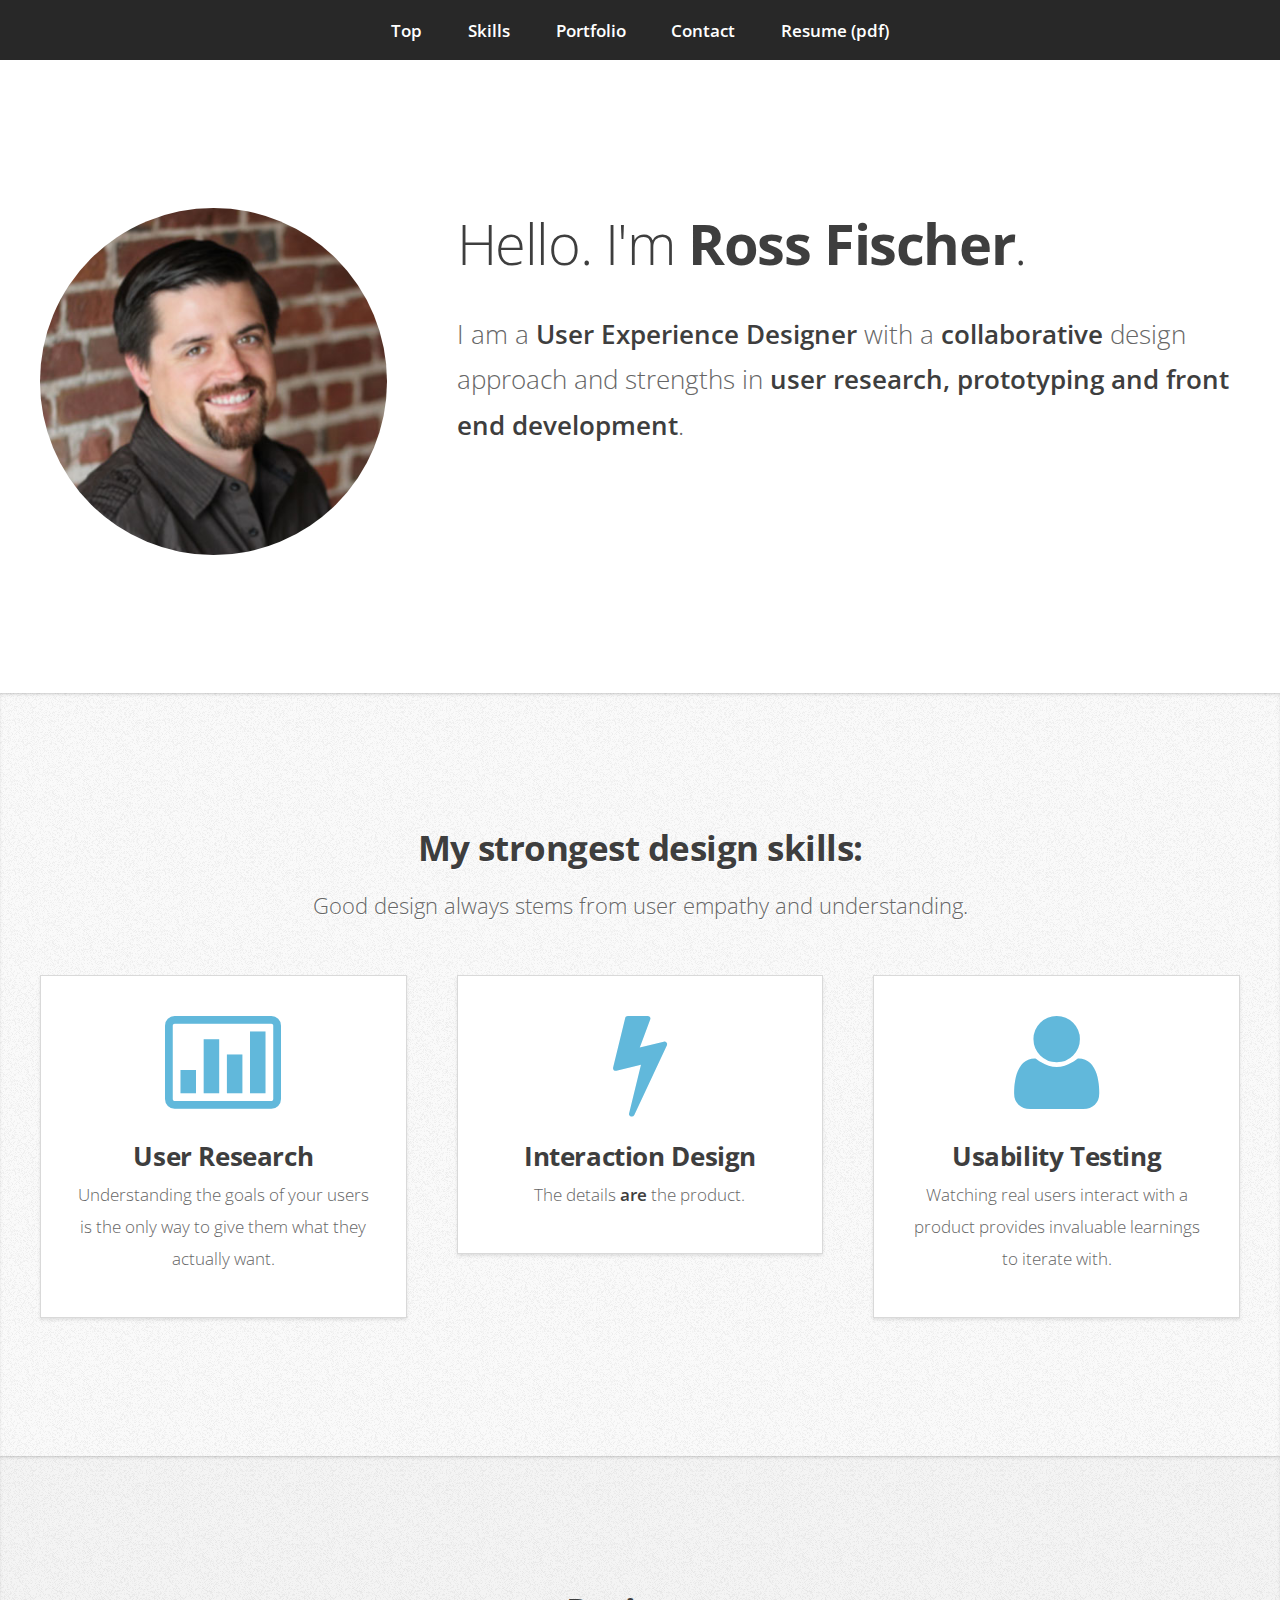
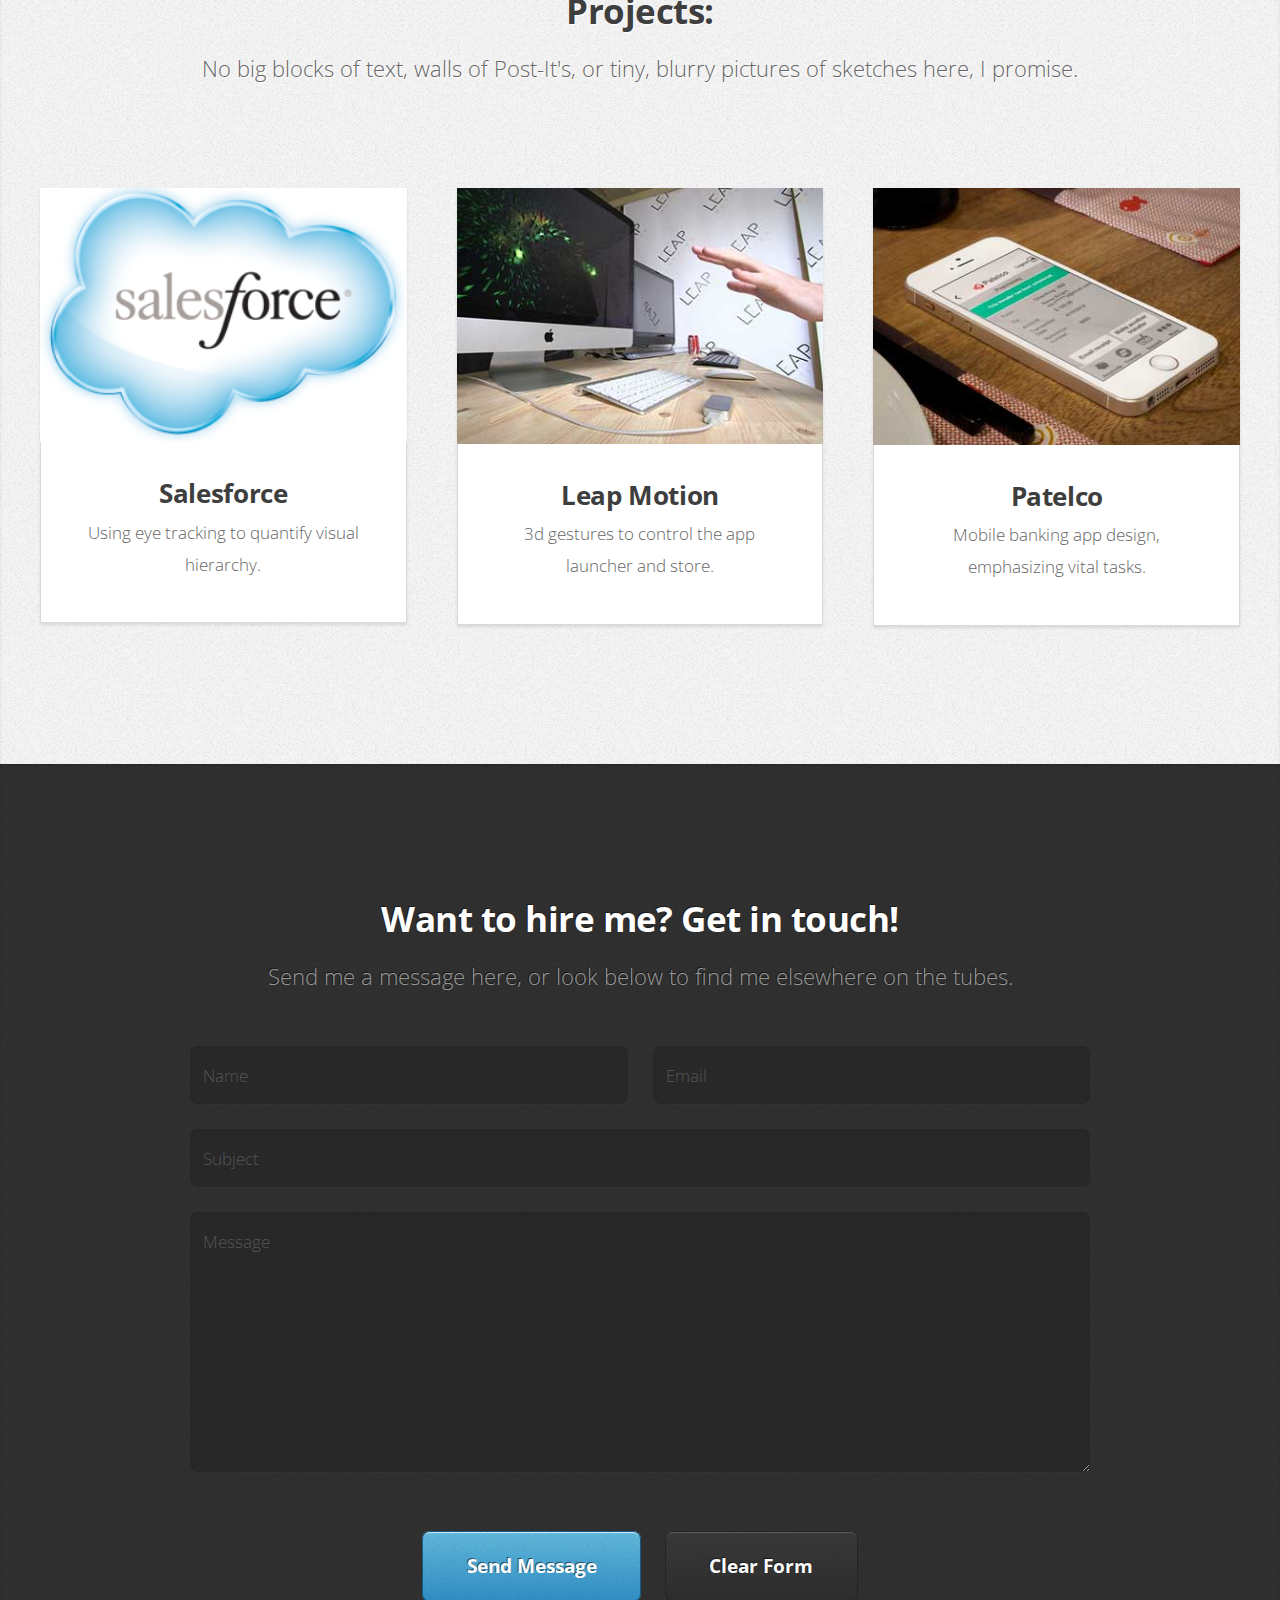
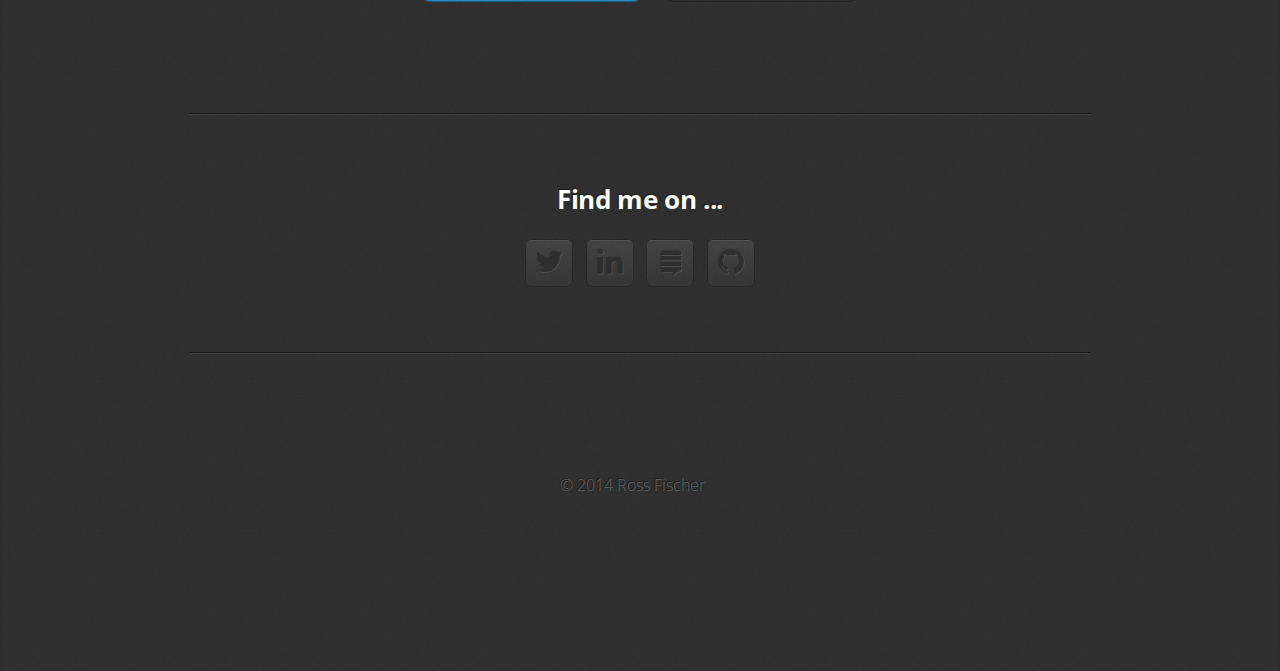
<file: index.html>
<!DOCTYPE HTML>
<!--
	Miniport 2.5 by HTML5 UP
	html5up.net | @n33co
	Free for personal and commercial use under the CCA 3.0 license (html5up.net/license)
-->
<html>
	<head>
		<title>Ross Fischer's User Experience Portfolio</title>
		<meta http-equiv="content-type" content="text/html; charset=utf-8" />
		<meta name="description" content="" />
		<meta name="keywords" content="" />
		<link href="http://fonts.googleapis.com/css?family=Open+Sans:300,600,700" rel="stylesheet" />
		<script src="js/jquery.min.js"></script>
		<script src="js/config.js"></script>
		<script src="js/contactform.js"></script>
		<script src="js/skel.min.js"></script>
		<script>
		  (function(i,s,o,g,r,a,m){i['GoogleAnalyticsObject']=r;i[r]=i[r]||function(){
		  (i[r].q=i[r].q||[]).push(arguments)},i[r].l=1*new Date();a=s.createElement(o),
		  m=s.getElementsByTagName(o)[0];a.async=1;a.src=g;m.parentNode.insertBefore(a,m)
		  })(window,document,'script','//www.google-analytics.com/analytics.js','ga');

		  ga('create', 'UA-51272308-1', 'uxross.com');
		  ga('send', 'pageview');  		  
		</script>
		<noscript>
			<link rel="stylesheet" href="css/skel-noscript.css" />
			<link rel="stylesheet" href="css/style.css" />
			<link rel="stylesheet" href="css/style-desktop.css" />
		</noscript>
		<!--[if lte IE 9]><link rel="stylesheet" href="css/ie9.css" /><![endif]-->
		<!--[if lte IE 8]><script src="js/html5shiv.js"></script><link rel="stylesheet" href="css/ie8.css" /><![endif]-->
		<!--[if lte IE 7]><link rel="stylesheet" href="css/ie7.css" /><![endif]-->
	</head>
	<body>

		<!-- Nav -->
			<nav id="nav">
				<ul class="container">
					<li><a href="#top">Top</a></li>
					<li><a href="#work">Skills</a></li>
					<li><a href="#portfolio">Portfolio</a></li>
					<li><a href="#contact">Contact</a></li>
					<li><a href="RossFResume.pdf">Resume (pdf)</a></li>
				</ul>
			</nav>

		<!-- Home -->
			<div class="wrapper wrapper-style1 wrapper-first">
				<article class="container" id="top">
					<div class="row">
						<div class="4u">
							<span class="me image image-full"><img src="images/me.jpg" alt="" /></span>
						</div>
						<div class="8u">
							<header>
								<h1>Hello. I'm <strong>Ross Fischer</strong>.</h1>
							</header>
							<p>I am a <strong>User Experience Designer</strong> with a <strong>collaborative</strong> design approach and strengths in <strong>user research, prototyping and front end development</strong>.</p>
							<span class="hidesmall"><a href="#portfolio" class="button button-big">Jump straight to my projects</a></span>
						</div>
					</div>
				</article>
			</div>

		<!-- Work -->
			<div class="wrapper wrapper-style2">
				<article id="work">
					<header>
						<h2>My strongest design skills:</h2>
						<span>Good design always stems from user empathy and understanding.</span>
					</header>
					<div class="container">
						<div class="row">
							<div class="4u">
								<section class="box box-style1">
									<span class="fa featured fa-bar-chart-o"></span>
									<h3>User Research</h3>
									<p>Understanding the goals of your users is the only way to give them what they actually want.</p>
								</section>
							</div>
							<div class="4u">
								<section class="box box-style1">
									<span class="fa featured fa-bolt"></span>
									<h3>Interaction Design</h3>
									<p>The details <strong>are</strong> the product.</p>
								</section>
							</div>
							<div class="4u">
								<section class="box box-style1">
									<span class="fa featured fa-user"></span>
									<h3>Usability Testing</h3>
									<p>Watching real users interact with a product provides invaluable learnings to iterate with.</p>
								</section>
							</div>
						</div>
					</div>
					<footer class="hidesmall">
						<p>Want to see this stuff in action?</p>
						<a href="#portfolio" class="button button-big">See some of my recent work</a>
					</footer>
				</article>
			</div>

		<!-- Portfolio -->
			<div class="wrapper wrapper-style3">
				<article id="portfolio">
					<header>
						<h2>Projects:</h2>
						<span>No big blocks of text, walls of Post-It's, or tiny, blurry pictures of sketches here, I promise.</span>
					</header>
					<div class="container">
						<div class="row">
							<div class="12u">
							</div>
						</div>
						<div class="row">
							<div class="4u">
								<article class="box box-style2">
									<a href="salesforce.html" class="image image-full"><img src="images/portfolio01.png" alt="Salesforce Logo" /></a>
									<h3><a href="salesforce.html">Salesforce</a></h3>
									<p>Using eye tracking to quantify visual hierarchy.</p>
								</article>
							</div>
							<div class="4u">
								<article class="box box-style2">
									<a href="leapmotion.html" class="image image-full"><img src="images/portfolio02.jpg" alt="" /></a>
									<h3><a href="leapmotion.html">Leap Motion</a></h3>
									<p>3d gestures to control the app launcher and store.</p>
								</article>
							</div>
							<div class="4u">
								<article class="box box-style2">
									<a href="patelco.html" class="image image-full"><img src="images/portfolio03.jpg" alt="Patelco app photo" /></a>
									<h3><a href="patelco.html">Patelco</a></h3>
									<p>Mobile banking app design, emphasizing vital tasks.</p>
								</article>
							</div>
						</div>
					</div>
					<footer class="hidesmall">
						<p>Think I would be a good fit for your team?</p>
						<a href="#contact" class="button button-big">Get in touch with me</a>
					</footer>
				</article>
			</div>

		<!-- Contact -->
			<div class="wrapper wrapper-style4">
				<article id="contact" class="container small">
					<header id="cta">
						<h2>Want to hire me? Get in touch!</h2>
						<span>Send me a message here, or look below to find me elsewhere on the tubes.</span>
					</header>
					<div>
						<div class="row">
							<div class="12u" id="contact_form">
								<form action="" onsubmit="return validateForm()">
									<div>
										<div class="row half">
											<div class="6u">
												<input type="text" name="name" id="name" placeholder="Name"  onblur="validateName(name)" />
												<span id="nameError" class="error" style="display: none;">You can only use alphabetic characters, hyphens and apostrophes.</span>
											</div>
											<div class="6u">
												<input type="text" name="email" id="email" type="email" placeholder="Email"  onblur="validateEmail(value)" />
												<span id="emailError" class="error" style="display: none;">Please enter a valid email address.</span>
											</div>
										</div>
										<div class="row half">
											<div class="12u">
												<input type="text" name="subject" id="subject" placeholder="Subject" />
											</div>
										</div>
										<div class="row half">
											<div class="12u">
												<textarea name="message" id="message" placeholder="Message"></textarea>
											</div>
										</div>
										<div class="row">
											<div class="12u">
												<a href="#" class="button form-button-submit" id="submitter">Send Message</a>
												<a href="#" class="button button-alt form-button-reset">Clear Form</a>
											</div>
										</div>
									</div>
								</form>
							</div>
						</div>
						<div class="row">
							<div class="12u">
								<hr />
								<h3>Find me on ...</h3>
								<ul class="social">
									<li class="twitter"><a href="http://twitter.com/rossf" class="fa fa-twitter"><span>Twitter</span></a></li>
									<li class="linkedin"><a href="https://www.linkedin.com/in/rossfischer/" class="fa fa-linkedin"><span>LinkedIn</span></a></li>
									<li class="facebook"><a href="http://ux.stackexchange.com/users/46654/rossf" class="fa fa-stack-exchange"><span>Stack Exchange</span></a></li>
									<li class="github"><a href="http://github.com/RossFischer" class="fa fa-github"><span>Github</span></a></li>
								</ul>
								<hr />
							</div>
						</div>
					</div>
					<footer>
						<ul id="copyright">
							<li>&copy; 2014 Ross Fischer</li>
						</ul>
					</footer>
				</article>
			</div>


	</body>
</html>
</file>
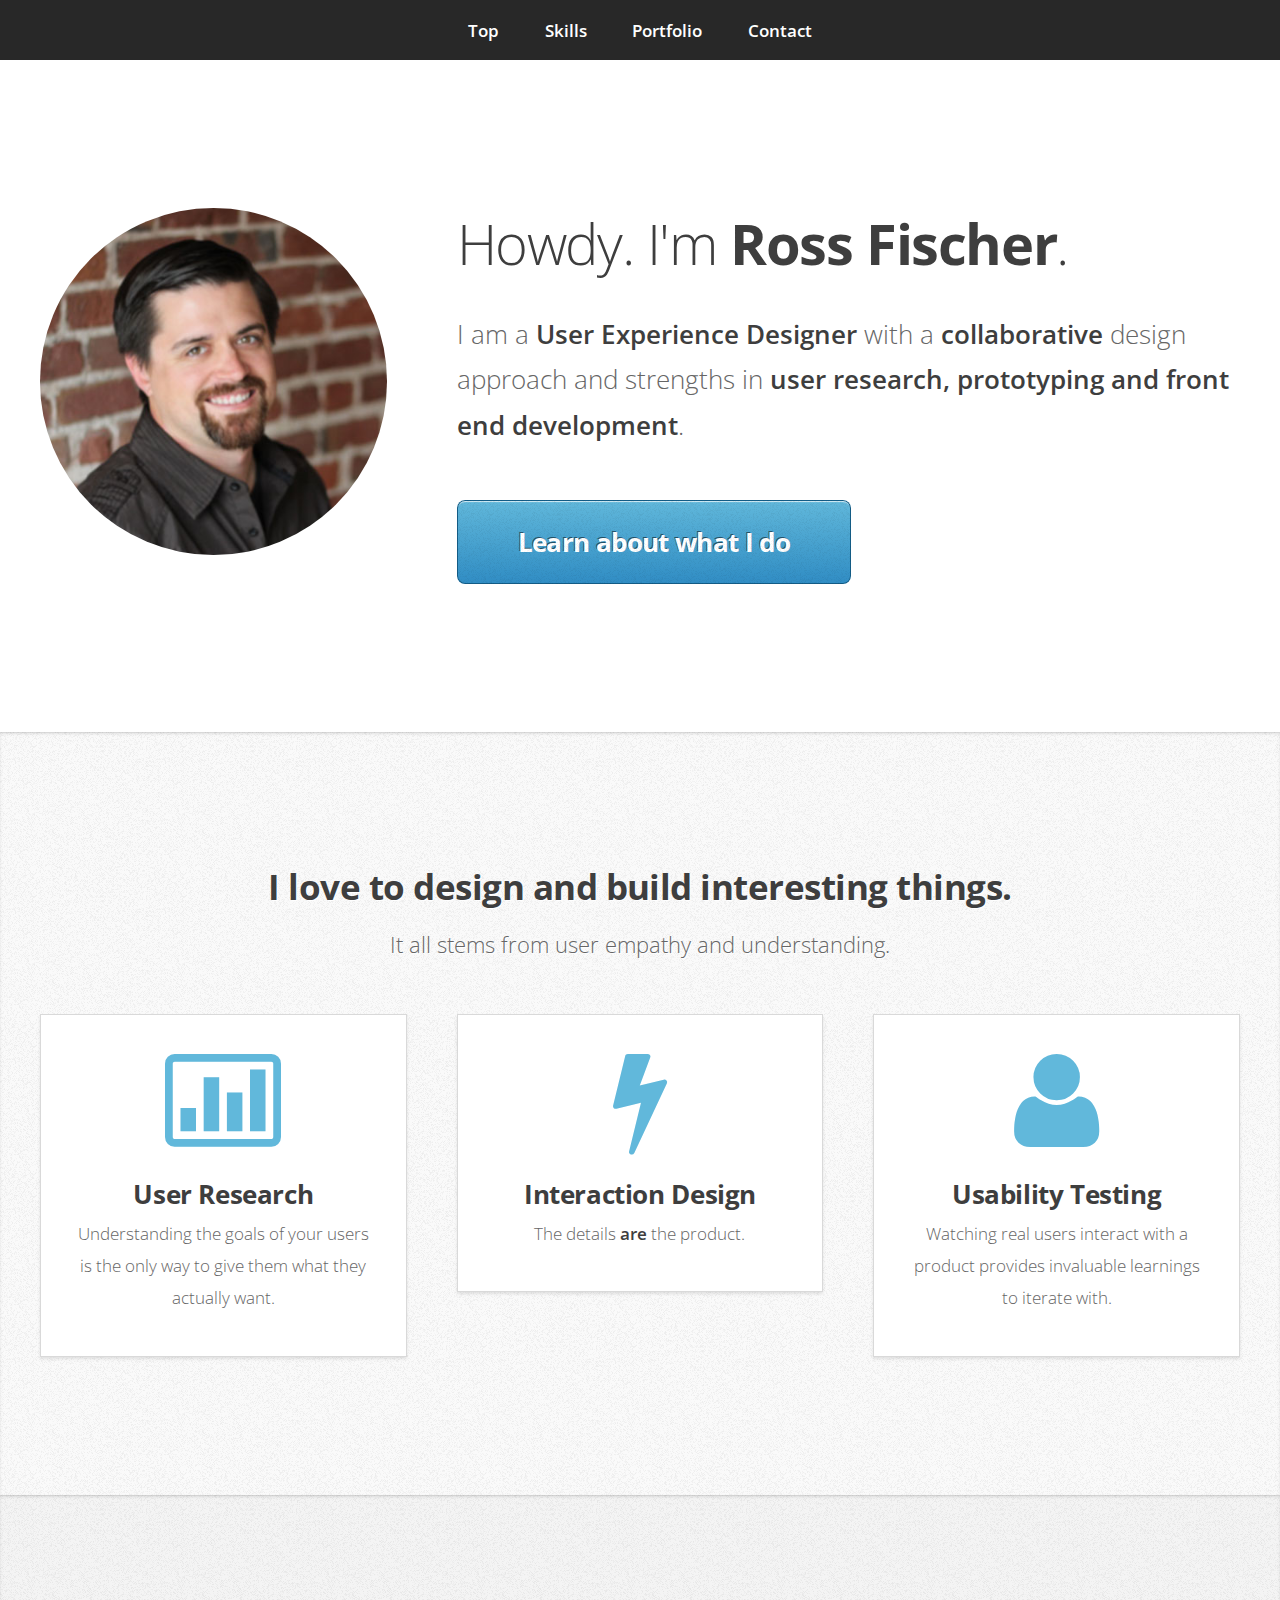
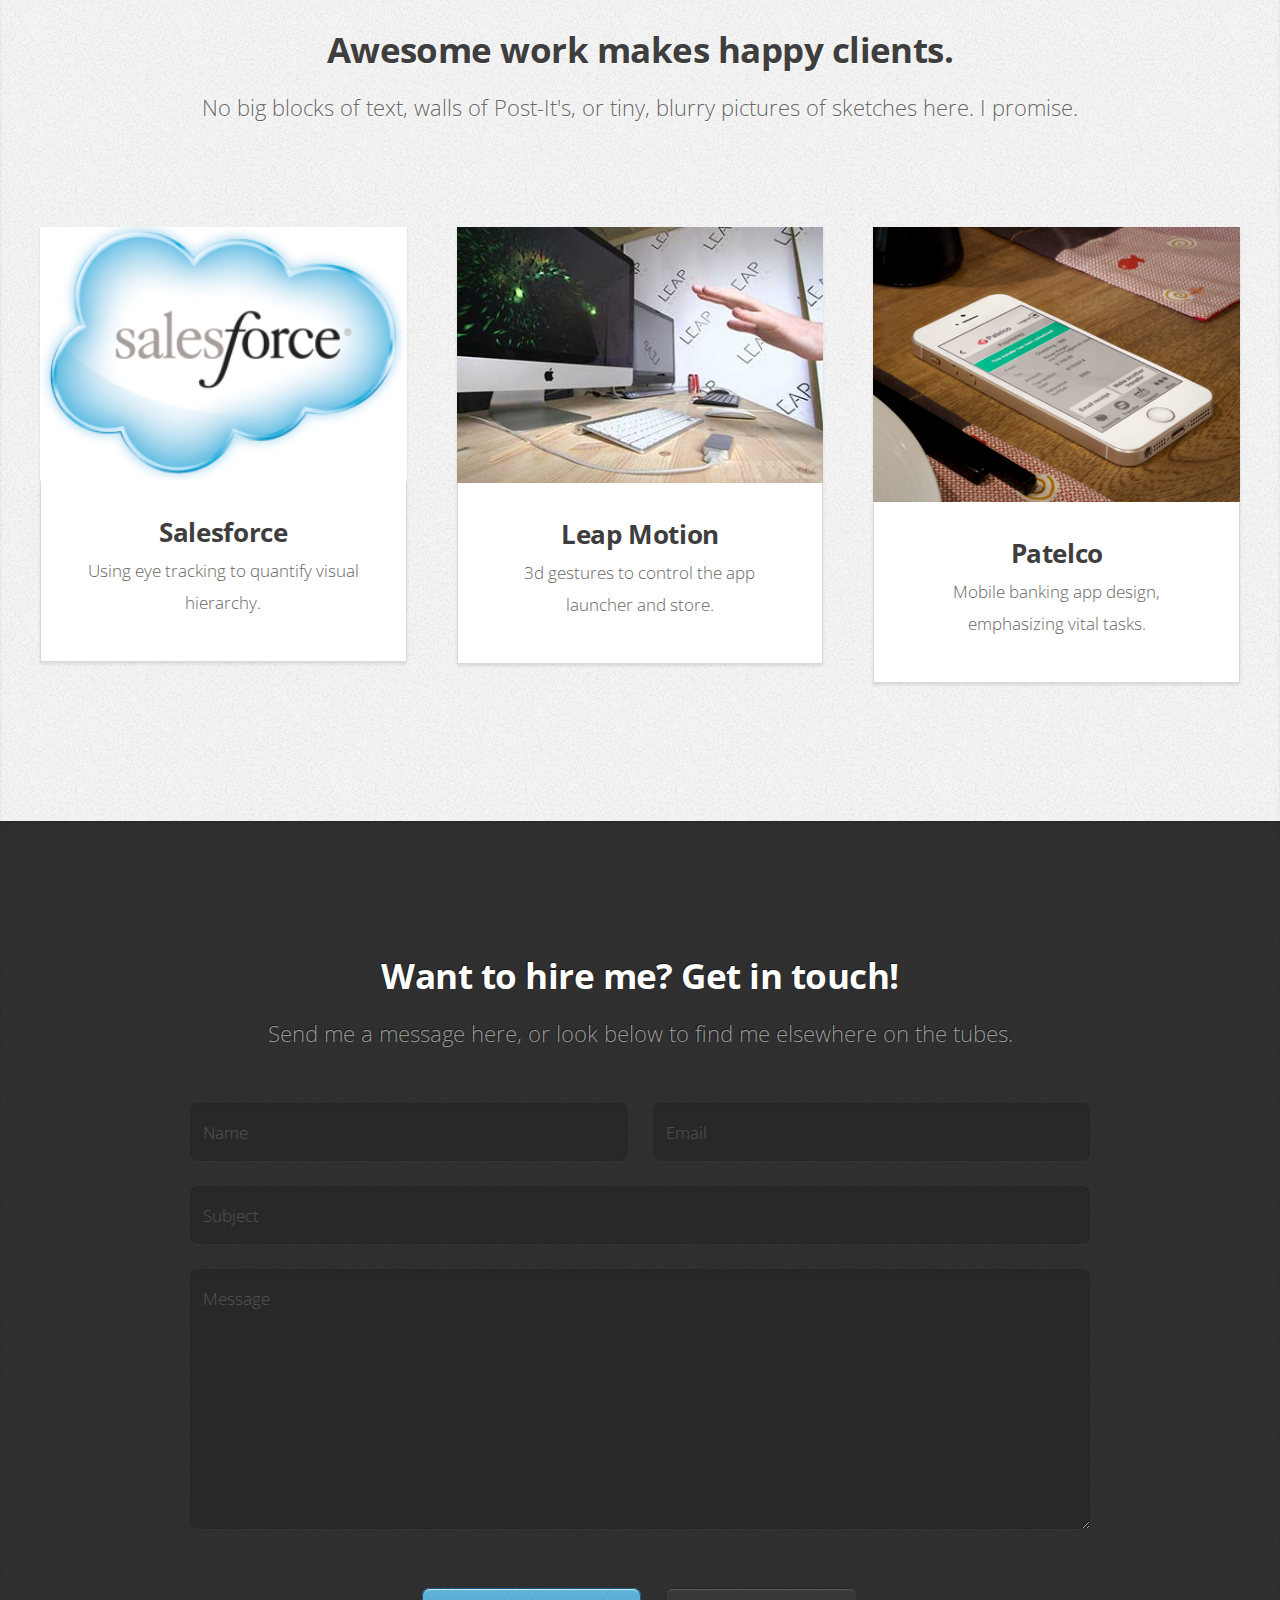
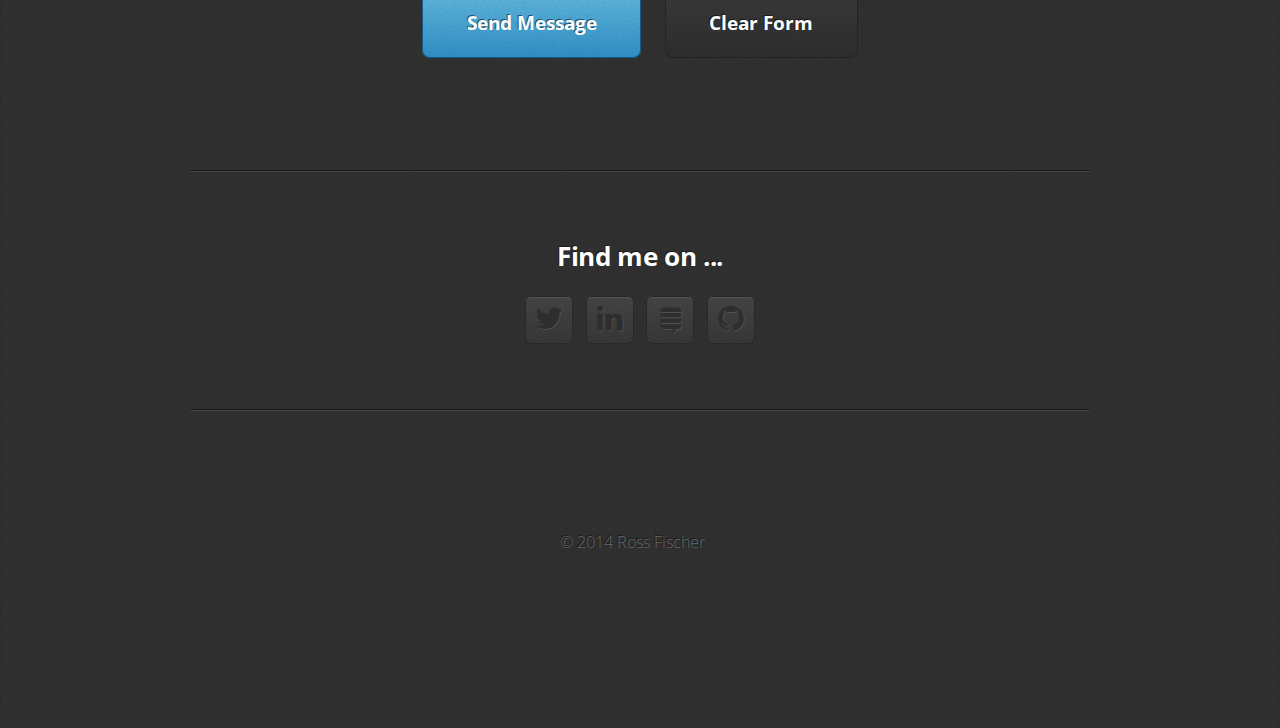
<file: index - Copy.html>
<!DOCTYPE HTML>
<!--
	Miniport 2.5 by HTML5 UP
	html5up.net | @n33co
	Free for personal and commercial use under the CCA 3.0 license (html5up.net/license)
-->
<html>
	<head>
		<title>Ross Fischer's User Experience Portfolio</title>
		<meta http-equiv="content-type" content="text/html; charset=utf-8" />
		<meta name="description" content="" />
		<meta name="keywords" content="" />
		<link href="http://fonts.googleapis.com/css?family=Open+Sans:300,600,700" rel="stylesheet" />
		<script src="js/jquery.min.js"></script>
		<script src="js/config.js"></script>
		<script src="js/contactform.js"></script>
		<script src="js/skel.min.js"></script>
		<script>
		  (function(i,s,o,g,r,a,m){i['GoogleAnalyticsObject']=r;i[r]=i[r]||function(){
		  (i[r].q=i[r].q||[]).push(arguments)},i[r].l=1*new Date();a=s.createElement(o),
		  m=s.getElementsByTagName(o)[0];a.async=1;a.src=g;m.parentNode.insertBefore(a,m)
		  })(window,document,'script','//www.google-analytics.com/analytics.js','ga');

		  ga('create', 'UA-51272308-1', 'uxross.com');
		  ga('send', 'pageview');

		  		  


		</script>
		<noscript>
			<link rel="stylesheet" href="css/skel-noscript.css" />
			<link rel="stylesheet" href="css/style.css" />
			<link rel="stylesheet" href="css/style-desktop.css" />
		</noscript>
		<!--[if lte IE 9]><link rel="stylesheet" href="css/ie9.css" /><![endif]-->
		<!--[if lte IE 8]><script src="js/html5shiv.js"></script><link rel="stylesheet" href="css/ie8.css" /><![endif]-->
		<!--[if lte IE 7]><link rel="stylesheet" href="css/ie7.css" /><![endif]-->
	</head>
	<body>

		<!-- Nav -->
			<nav id="nav">
				<ul class="container">
					<li><a href="#top">Top</a></li>
					<li><a href="#work">Skills</a></li>
					<li><a href="#portfolio">Portfolio</a></li>
					<li><a href="#contact">Contact</a></li>
				</ul>
			</nav>

		<!-- Home -->
			<div class="wrapper wrapper-style1 wrapper-first">
				<article class="container" id="top">
					<div class="row">
						<div class="4u">
							<span class="me image image-full"><img src="images/me.jpg" alt="" /></span>
						</div>
						<div class="8u">
							<header>
								<h1>Howdy. I'm <strong>Ross Fischer</strong>.</h1>
							</header>
							<p>I am a <strong>User Experience Designer</strong> with a <strong>collaborative</strong> design approach and strengths in <strong>user research, prototyping and front end development</strong>.</p>
							<a href="#work" class="button button-big hidesmall">Learn about what I do</a>
						</div>
					</div>
				</article>
			</div>

		<!-- Work -->
			<div class="wrapper wrapper-style2">
				<article id="work">
					<header>
						<h2>I love to design and build interesting things.</h2>
						<span>It all stems from user empathy and understanding.</span>
					</header>
					<div class="container">
						<div class="row">
							<div class="4u">
								<section class="box box-style1">
									<span class="fa featured fa-bar-chart-o"></span>
									<h3>User Research</h3>
									<p>Understanding the goals of your users is the only way to give them what they actually want.</p>
								</section>
							</div>
							<div class="4u">
								<section class="box box-style1">
									<span class="fa featured fa-bolt"></span>
									<h3>Interaction Design</h3>
									<p>The details <strong>are</strong> the product.</p>
								</section>
							</div>
							<div class="4u">
								<section class="box box-style1">
									<span class="fa featured fa-user"></span>
									<h3>Usability Testing</h3>
									<p>Watching real users interact with a product provides invaluable learnings to iterate with.</p>
								</section>
							</div>
						</div>
					</div>
					<footer class="hidesmall">
						<p>Want to see this stuff in action?</p>
						<a href="#portfolio" class="button button-big">See some of my recent work</a>
					</footer>
				</article>
			</div>

		<!-- Portfolio -->
			<div class="wrapper wrapper-style3">
				<article id="portfolio">
					<header>
						<h2>Awesome work makes happy clients.</h2>
						<span>No big blocks of text, walls of Post-It's, or tiny, blurry pictures of sketches here. I promise.</span>
					</header>
					<div class="container">
						<div class="row">
							<div class="12u">
							</div>
						</div>
						<div class="row">
							<div class="4u">
								<article class="box box-style2">
									<a href="salesforce.html" class="image image-full"><img src="images/portfolio01.png" alt="Salesforce Logo" /></a>
									<h3><a href="salesforce.html">Salesforce</a></h3>
									<p>Using eye tracking to quantify visual hierarchy.</p>
								</article>
							</div>
							<div class="4u">
								<article class="box box-style2">
									<a href="leapmotion.html" class="image image-full"><img src="images/portfolio02.jpg" alt="" /></a>
									<h3><a href="leapmotion.html">Leap Motion</a></h3>
									<p>3d gestures to control the app launcher and store.</p>
								</article>
							</div>
							<div class="4u">
								<article class="box box-style2">
									<a href="patelco.html" class="image image-full"><img src="images/portfolio03.png" alt="Patelco app photo" /></a>
									<h3><a href="patelco.html">Patelco</a></h3>
									<p>Mobile banking app design, emphasizing vital tasks.</p>
								</article>
							</div>
						</div>
						<!--
						<div class="row">
							<div class="4u">
								<article class="box box-style2">
									<a href="http://flypixel.com/n33-pattern-set-1/3522389001865317" class="image image-full"><img src="images/portfolio04.jpg" alt="" /></a>
									<h3><a href="http://flypixel.com/n33-pattern-set-1/3522389001865317">Tempus dolore</a></h3>
									<p>text.</p>
								</article>
							</div>
							<div class="4u">
								<article class="box box-style2">
									<a href="http://flypixel.com/cityscape/9803996277226316" class="image image-full"><img src="images/portfolio05.jpg" alt="" /></a>
									<h3><a href="http://flypixel.com/cityscape/9803996277226316">Feugiat aliquam</a></h3>
									<p>text</p>
								</article>
							</div>
							<div class="4u">
								<article class="box box-style2">
									<a href="http://flypixel.com/n33" class="image image-full"><img src="images/portfolio06.jpg" alt="" /></a>
									<h3><a href="http://flypixel.com/n33">Sed amet ornare</a></h3>
									<p>text</p>
								</article>
							</div>
						</div>
						-->
					</div>
					<footer class="hidesmall">
						<p>Think I would be a good fit for your team?</p>
						<a href="#contact" class="button button-big">Get in touch with me</a>
					</footer>
				</article>
			</div>

		<!-- Contact -->
			<div class="wrapper wrapper-style4">
				<article id="contact" class="container small">
					<header id="cta">
						<h2>Want to hire me? Get in touch!</h2>
						<span>Send me a message here, or look below to find me elsewhere on the tubes.</span>
					</header>
					<div>
						<div class="row">
							<div class="12u" id="contact_form">
								<form action="" onsubmit="return validateForm()">
									<div>
										<div class="row half">
											<div class="6u">
												<input type="text" name="name" id="name" placeholder="Name"  onblur="validateName(name)" />
												<span id="nameError" class="error" style="display: none;">You can only use alphabetic characters, hyphens and apostrophes.</span>
											</div>
											<div class="6u">
												<input type="text" name="email" id="email" placeholder="Email"  onblur="validateEmail(value)" />
												<span id="emailError" class="error" style="display: none;">Please enter a valid email address.</span>
											</div>
										</div>
										<div class="row half">
											<div class="12u">
												<input type="text" name="subject" id="subject" placeholder="Subject" />
											</div>
										</div>
										<div class="row half">
											<div class="12u">
												<textarea name="message" id="message" placeholder="Message"></textarea>
											</div>
										</div>
										<div class="row">
											<div class="12u">
												<a href="#" class="button form-button-submit" id="submitter">Send Message</a>
												<a href="#" class="button button-alt form-button-reset">Clear Form</a>
											</div>
										</div>
									</div>
								</form>
							</div>
						</div>
						<div class="row">
							<div class="12u">
								<hr />
								<h3>Find me on ...</h3>
								<ul class="social">
									<li class="twitter"><a href="http://twitter.com/rossf" class="fa fa-twitter"><span>Twitter</span></a></li>
									<li class="linkedin"><a href="https://www.linkedin.com/in/rossfischer/" class="fa fa-linkedin"><span>LinkedIn</span></a></li>
									<li class="facebook"><a href="http://ux.stackexchange.com/users/46654/rossf" class="fa fa-stack-exchange"><span>Stack Exchange</span></a></li>
									<li class="github"><a href="http://github.com/RossFischer" class="fa fa-github"><span>Github</span></a></li>
									<!--
									<li class="dribbble"><a href="http://dribbble.com/n33" class="fa fa-dribbble"><span>Dribbble</span></a></li>
									<li class="tumblr"><a href="#" class="fa fa-tumblr"><span>Tumblr</span></a></li>
									<li class="facebook"><a href="#" class="fa fa-facebook"><span>Facebook</span></a></li>
									<li class="rss"><a href="#" class="fa fa-rss"><span>RSS</span></a></li>
									<li class="instagram"><a href="#" class="fa fa-instagram"><span>Instagram</span></a></li>
									<li class="foursquare"><a href="#" class="fa fa-foursquare"><span>Foursquare</span></a></li>
									<li class="skype"><a href="#" class="fa fa-skype"><span>Skype</span></a></li>
									<li class="soundcloud"><a href="#" class="fa fa-soundcloud"><span>Soundcloud</span></a></li>
									<li class="youtube"><a href="#" class="fa fa-youtube"><span>YouTube</span></a></li>
									<li class="blogger"><a href="#" class="fa fa-blogger"><span>Blogger</span></a></li>
									<li class="flickr"><a href="#" class="fa fa-flickr"><span>Flickr</span></a></li>
									<li class="vimeo"><a href="#" class="fa fa-vimeo"><span>Vimeo</span></a></li>
									<li class="googleplus"><a href="#" class="fa fa-google-plus"><span>Google+</span></a></li>

									-->
								</ul>
								<hr />
							</div>
						</div>
					</div>
					<footer>
						<ul id="copyright">
							<li>&copy; 2014 Ross Fischer</li>
						<!--
							<li>Images: <a href="http://fotogrph.com">fotogrph</a></li>
							<li>Design: <a href="http://html5up.net/">HTML5 UP</a></li>
						-->
						</ul>
					</footer>
				</article>
			</div>


	</body>
</html>
</file>
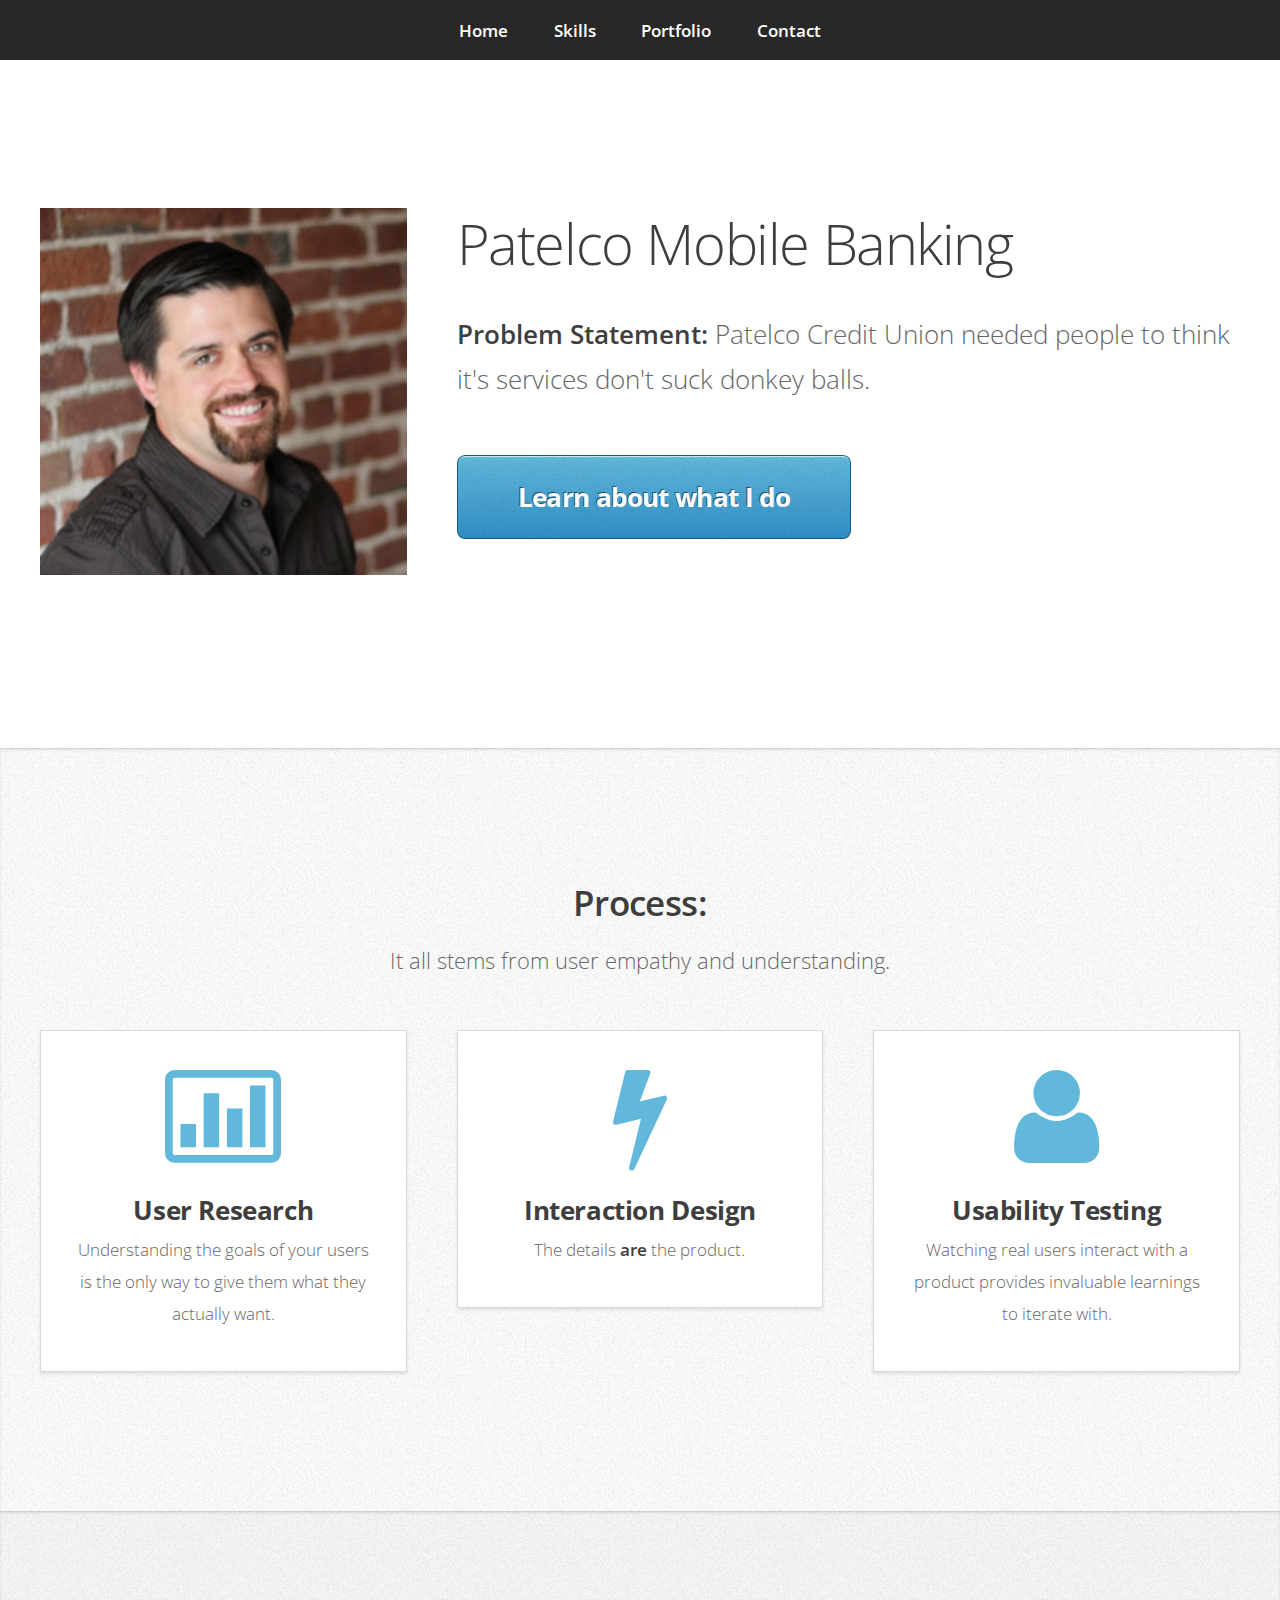
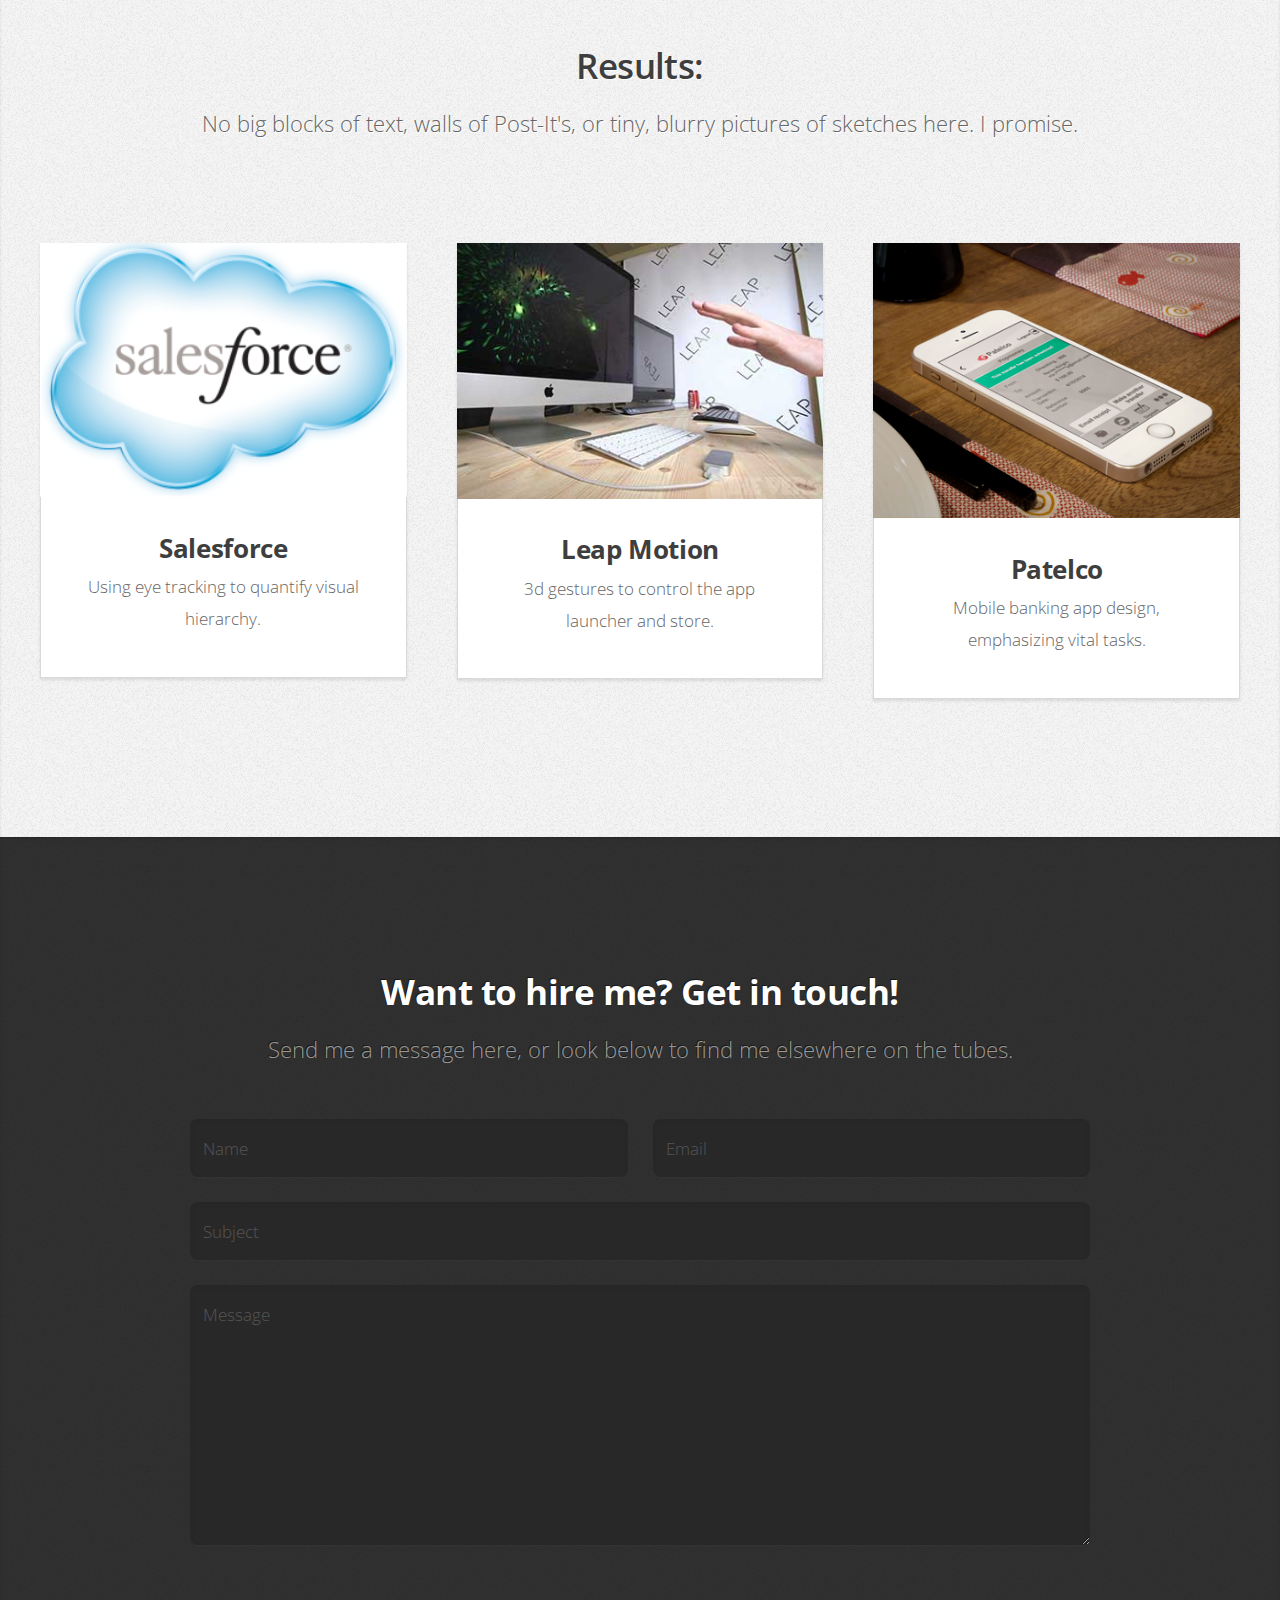
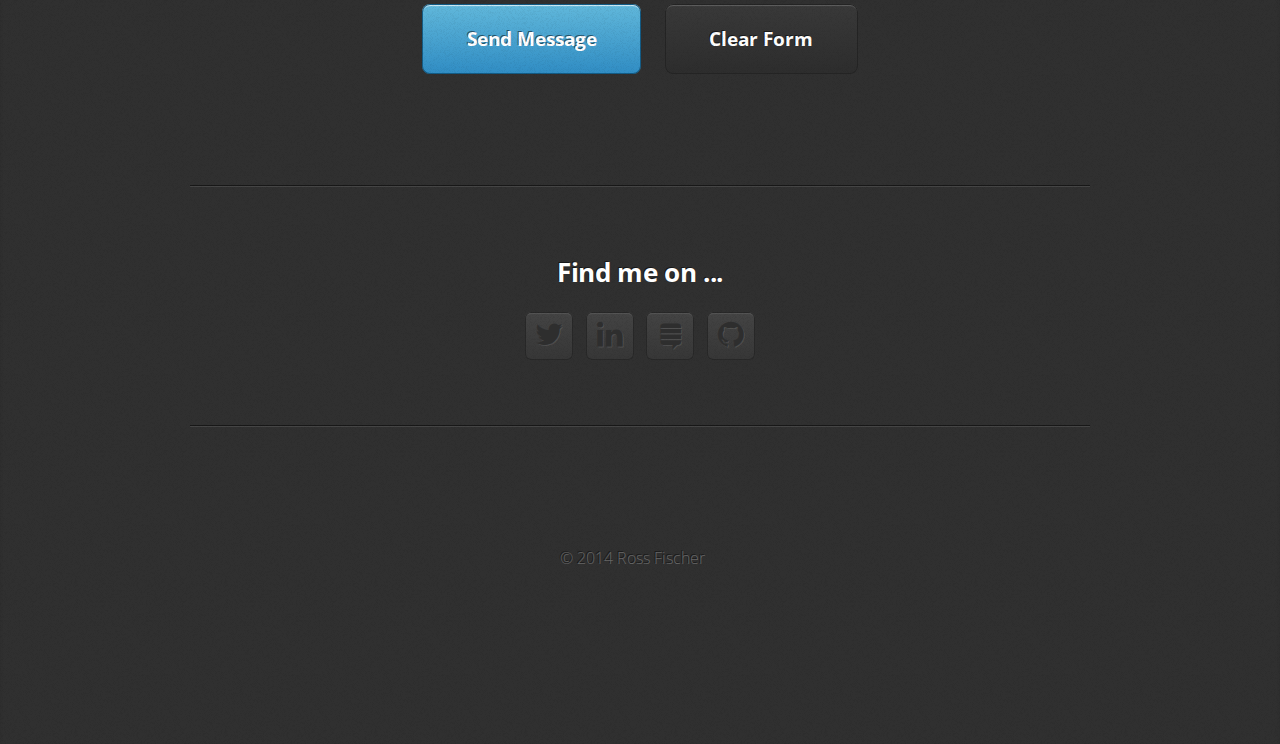
<file: patelco.html>
<!DOCTYPE HTML>
<!--
	Miniport 2.5 by HTML5 UP
	html5up.net | @n33co
	Free for personal and commercial use under the CCA 3.0 license (html5up.net/license)
-->
<html>
	<head>
		<title>Ross Fischer's User Experience Portfolio</title>
		<meta http-equiv="content-type" content="text/html; charset=utf-8" />
		<meta name="description" content="" />
		<meta name="keywords" content="" />
		<link href="http://fonts.googleapis.com/css?family=Open+Sans:300,600,700" rel="stylesheet" />
		<script src="js/jquery.min.js"></script>
		<script src="js/config.js"></script>
		<script src="js/skel.min.js"></script>
		<noscript>
			<link rel="stylesheet" href="css/skel-noscript.css" />
			<link rel="stylesheet" href="css/style.css" />
			<link rel="stylesheet" href="css/style-desktop.css" />
		</noscript>
		<!--[if lte IE 9]><link rel="stylesheet" href="css/ie9.css" /><![endif]-->
		<!--[if lte IE 8]><script src="js/html5shiv.js"></script><link rel="stylesheet" href="css/ie8.css" /><![endif]-->
		<!--[if lte IE 7]><link rel="stylesheet" href="css/ie7.css" /><![endif]-->
	</head>
	<body>

		<!-- Nav -->
			<nav id="nav">
				<ul class="container">
					<li><a href="index.html#top">Home</a></li>
					<li><a href="index.html#work">Skills</a></li>
					<li><a href="index.html#portfolio">Portfolio</a></li>
					<li><a href="index.html#contact">Contact</a></li>
				</ul>
			</nav>

		<!-- Home -->
			<div class="wrapper wrapper-style1 wrapper-first">
				<article class="container" id="top">
					<div class="row">
						<div class="4u">
							<span class="image image-full finished"><img src="images/me.jpg" alt="" /></span>
						</div>
						<div class="8u">
							<header>
								<h1>Patelco Mobile Banking</h1>
							</header>
							<p><strong>Problem Statement:</strong> Patelco Credit Union needed people to think it's services don't suck donkey balls.</p>
							<a href="#work" class="button button-big hidesmall">Learn about what I do</a>
						</div>
					</div>
				</article>
			</div>

		<!-- Work -->
			<div class="wrapper wrapper-style2">
				<article id="work">
					<header>
						<h2><strong>Process:</strong></h2>
						<span>It all stems from user empathy and understanding.</span>
					</header>
					<div class="container">
						<div class="row">
							<div class="4u">
								<section class="box box-style1">
									<span class="fa featured fa-bar-chart-o"></span>
									<h3>User Research</h3>
									<p>Understanding the goals of your users is the only way to give them what they actually want.</p>
								</section>
							</div>
							<div class="4u">
								<section class="box box-style1">
									<span class="fa featured fa-bolt"></span>
									<h3>Interaction Design</h3>
									<p>The details <strong>are</strong> the product.</p>
								</section>
							</div>
							<div class="4u">
								<section class="box box-style1">
									<span class="fa featured fa-user"></span>
									<h3>Usability Testing</h3>
									<p>Watching real users interact with a product provides invaluable learnings to iterate with.</p>
								</section>
							</div>
						</div>
					</div>
					<footer class="hidesmall">
						<p>Want to see this stuff in action?</p>
						<a href="#portfolio" class="button button-big">See some of my recent work</a>
					</footer>
				</article>
			</div>

		<!-- Portfolio -->
			<div class="wrapper wrapper-style3">
				<article id="portfolio">
					<header>
						<h2><strong>Results:</strong></h2>
						<span>No big blocks of text, walls of Post-It's, or tiny, blurry pictures of sketches here. I promise.</span>
					</header>
					<div class="container">
						<div class="row">
							<div class="12u">
							</div>
						</div>
						<div class="row">
							<div class="4u">
								<article class="box box-style2">
									<a href="salesforce.html" class="image image-full"><img src="images/portfolio01.png" alt="Salesforce Logo" /></a>
									<h3><a href="salesforce.html">Salesforce</a></h3>
									<p>Using eye tracking to quantify visual hierarchy.</p>
								</article>
							</div>
							<div class="4u">
								<article class="box box-style2">
									<a href="leapmotion.html" class="image image-full"><img src="images/portfolio02.jpg" alt="" /></a>
									<h3><a href="leapmotion.html">Leap Motion</a></h3>
									<p>3d gestures to control the app launcher and store.</p>
								</article>
							</div>
							<div class="4u">
								<article class="box box-style2">
									<a href="patelco.html" class="image image-full"><img src="images/portfolio03.png" alt="Patelco app photo" /></a>
									<h3><a href="patelco.html">Patelco</a></h3>
									<p>Mobile banking app design, emphasizing vital tasks.</p>
								</article>
							</div>
						</div>
						<!--
						<div class="row">
							<div class="4u">
								<article class="box box-style2">
									<a href="http://flypixel.com/n33-pattern-set-1/3522389001865317" class="image image-full"><img src="images/portfolio04.jpg" alt="" /></a>
									<h3><a href="http://flypixel.com/n33-pattern-set-1/3522389001865317">Tempus dolore</a></h3>
									<p>Ornare nulla proin odio consequat.</p>
								</article>
							</div>
							<div class="4u">
								<article class="box box-style2">
									<a href="http://flypixel.com/cityscape/9803996277226316" class="image image-full"><img src="images/portfolio05.jpg" alt="" /></a>
									<h3><a href="http://flypixel.com/cityscape/9803996277226316">Feugiat aliquam</a></h3>
									<p>Ornare nulla proin odio consequat.</p>
								</article>
							</div>
							<div class="4u">
								<article class="box box-style2">
									<a href="http://flypixel.com/n33" class="image image-full"><img src="images/portfolio06.jpg" alt="" /></a>
									<h3><a href="http://flypixel.com/n33">Sed amet ornare</a></h3>
									<p>Ornare nulla proin odio consequat.</p>
								</article>
							</div>
						</div>
						-->
					</div>
					<footer class="hidesmall">
						<p>Think I would be a good fit for your team?</p>
						<a href="#contact" class="button button-big">Get in touch with me</a>
					</footer>
				</article>
			</div>

		<!-- Contact -->
			<div class="wrapper wrapper-style4">
				<article id="contact" class="container small">
					<header>
						<h2>Want to hire me? Get in touch!</h2>
						<span>Send me a message here, or look below to find me elsewhere on the tubes.</span>
					</header>
					<div>
						<div class="row">
							<div class="12u">
								<form method="post" action="send.php">
									<div>
										<div class="row half">
											<div class="6u">
												<input type="text" name="name" id="name" placeholder="Name" />
											</div>
											<div class="6u">
												<input type="text" name="email" id="email" placeholder="Email" />
											</div>
										</div>
										<div class="row half">
											<div class="12u">
												<input type="text" name="subject" id="subject" placeholder="Subject" />
											</div>
										</div>
										<div class="row half">
											<div class="12u">
												<textarea name="message" id="message" placeholder="Message"></textarea>
											</div>
										</div>
										<div class="row">
											<div class="12u">
												<a href="#" class="button form-button-submit">Send Message</a>
												<a href="#" class="button button-alt form-button-reset">Clear Form</a>
											</div>
										</div>
									</div>
								</form>
							</div>
						</div>
						<div class="row">
							<div class="12u">
								<hr />
								<h3>Find me on ...</h3>
								<ul class="social">
									<li class="twitter"><a href="http://twitter.com/rossf" class="fa fa-twitter"><span>Twitter</span></a></li>
									<li class="linkedin"><a href="https://www.linkedin.com/in/rossfischer/" class="fa fa-linkedin"><span>LinkedIn</span></a></li>
									<li class="facebook"><a href="http://ux.stackexchange.com/users/46654/rossf" class="fa fa-stack-exchange"><span>Stack Exchange</span></a></li>
									<li class="github"><a href="http://github.com/RossFischer" class="fa fa-github"><span>Github</span></a></li>
									<!--
									<li class="dribbble"><a href="http://dribbble.com/n33" class="fa fa-dribbble"><span>Dribbble</span></a></li>
									<li class="tumblr"><a href="#" class="fa fa-tumblr"><span>Tumblr</span></a></li>
									<li class="facebook"><a href="#" class="fa fa-facebook"><span>Facebook</span></a></li>
									<li class="rss"><a href="#" class="fa fa-rss"><span>RSS</span></a></li>
									<li class="instagram"><a href="#" class="fa fa-instagram"><span>Instagram</span></a></li>
									<li class="foursquare"><a href="#" class="fa fa-foursquare"><span>Foursquare</span></a></li>
									<li class="skype"><a href="#" class="fa fa-skype"><span>Skype</span></a></li>
									<li class="soundcloud"><a href="#" class="fa fa-soundcloud"><span>Soundcloud</span></a></li>
									<li class="youtube"><a href="#" class="fa fa-youtube"><span>YouTube</span></a></li>
									<li class="blogger"><a href="#" class="fa fa-blogger"><span>Blogger</span></a></li>
									<li class="flickr"><a href="#" class="fa fa-flickr"><span>Flickr</span></a></li>
									<li class="vimeo"><a href="#" class="fa fa-vimeo"><span>Vimeo</span></a></li>
									<li class="googleplus"><a href="#" class="fa fa-google-plus"><span>Google+</span></a></li>

									-->
								</ul>
								<hr />
							</div>
						</div>
					</div>
					<footer>
						<ul id="copyright">
							<li>&copy; 2014 Ross Fischer</li>
						<!--
							<li>Images: <a href="http://fotogrph.com">fotogrph</a></li>
							<li>Design: <a href="http://html5up.net/">HTML5 UP</a></li>
						-->
						</ul>
					</footer>
				</article>
			</div>


	</body>
</html>
</file>
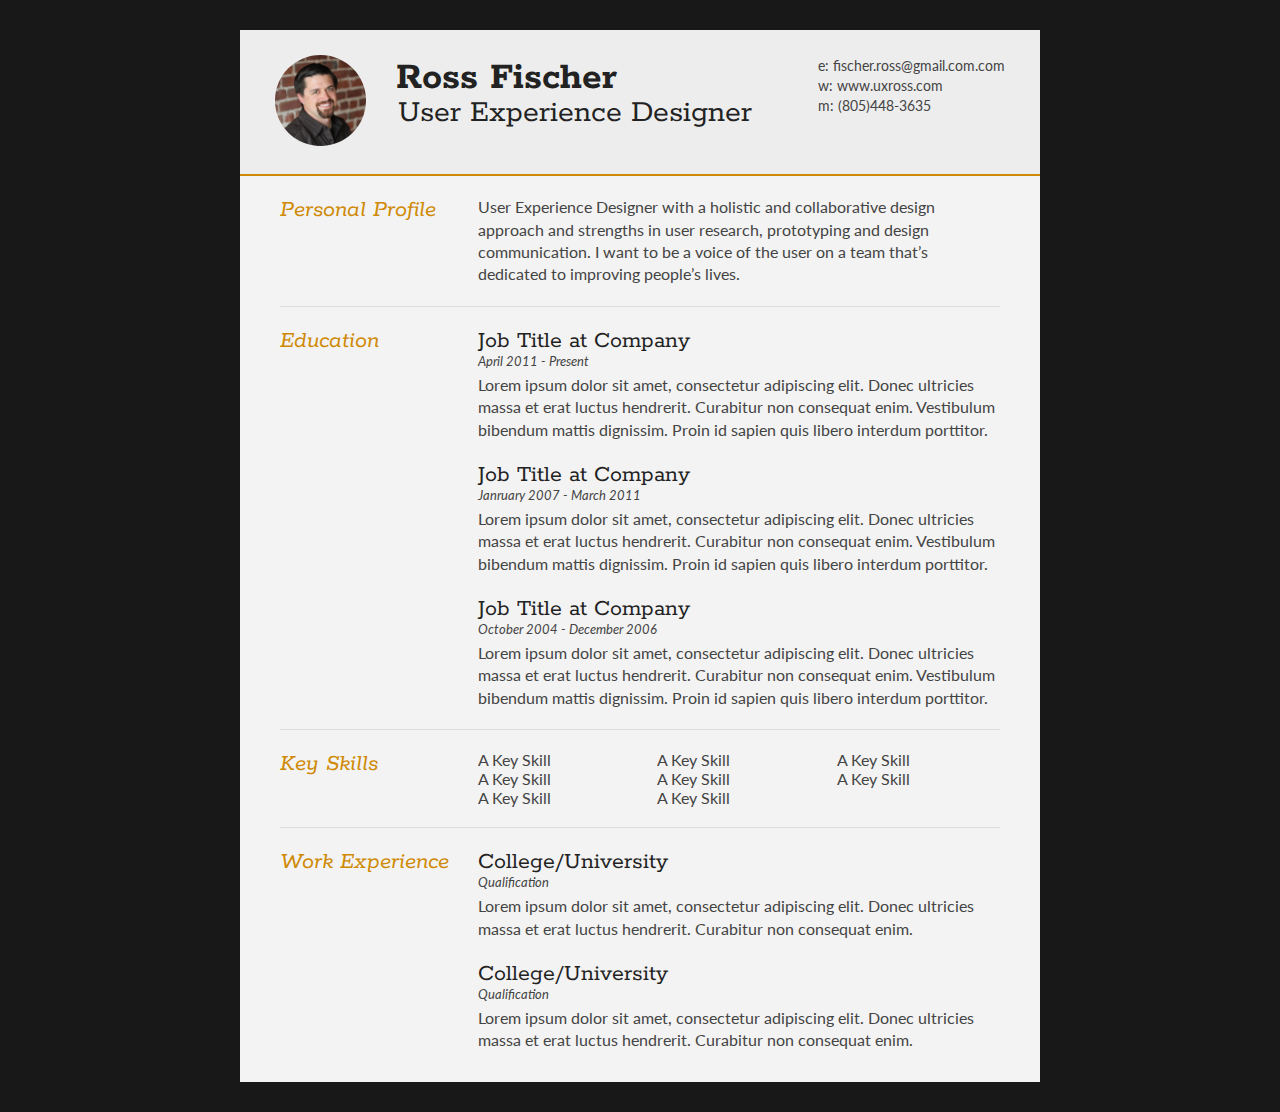
<file: resume.html>
<!DOCTYPE html>
<html>
<head>
<title>Ross Fischer Resume</title>

<meta name="viewport" content="width=device-width"/>
<meta name="description" content="The Resume of Ross Fischer."/>
<meta charset="UTF-8"> 

<link type="text/css" rel="stylesheet" href="css/resume.css">
<link href='http://fonts.googleapis.com/css?family=Rokkitt:400,700|Lato:400,300' rel='stylesheet' type='text/css'>

<!--[if lt IE 9]>
<script src="//html5shiv.googlecode.com/svn/trunk/html5.js"></script>
<![endif]-->
</head>
<body id="top">
<div id="cv" class="instaFade">
	<div class="mainDetails">
		<div id="headshot" class="quickFade">
			<img src="images/me.jpg" alt="Ross Fischer's headshot" />
		</div>
		
		<div id="name">
			<h1 class="quickFade delayTwo">Ross Fischer</h1>
			<h2 class="quickFade delayThree">User Experience Designer</h2>
		</div>
		
		<div id="contactDetails" class="quickFade delayFour">
			<ul>
				<li>e: <a href="mailto:joe@bloggs.com" target="_blank">fischer.ross@gmail.com.com</a></li>
				<li>w: <a href="http://www.bloggs.com">www.uxross.com</a></li>
				<li>m: (805)448-3635</li>
			</ul>
		</div>
		<div class="clear"></div>
	</div>
	
	<div id="mainArea" class="quickFade delayFive">
		<section>
			<article>
				<div class="sectionTitle">
					<h1>Personal Profile</h1>
				</div>
				
				<div class="sectionContent">
					<p>User Experience Designer with a holistic and collaborative design approach and strengths in user research, prototyping and design communication.  
	I want to be a voice of the user on a team that’s dedicated to improving people’s lives. 
</p>
				</div>
			</article>
			<div class="clear"></div>
		</section>
		
		
		<section>
			<div class="sectionTitle">
				<h1>Education</h1>
			</div>
			
			<div class="sectionContent">
				<article>
					<h2>Job Title at Company</h2>
					<p class="subDetails">April 2011 - Present</p>
					<p>Lorem ipsum dolor sit amet, consectetur adipiscing elit. Donec ultricies massa et erat luctus hendrerit. Curabitur non consequat enim. Vestibulum bibendum mattis dignissim. Proin id sapien quis libero interdum porttitor.</p>
				</article>
				
				<article>
					<h2>Job Title at Company</h2>
					<p class="subDetails">Janruary 2007 - March 2011</p>
					<p>Lorem ipsum dolor sit amet, consectetur adipiscing elit. Donec ultricies massa et erat luctus hendrerit. Curabitur non consequat enim. Vestibulum bibendum mattis dignissim. Proin id sapien quis libero interdum porttitor.</p>
				</article>
				
				<article>
					<h2>Job Title at Company</h2>
					<p class="subDetails">October 2004 - December 2006</p>
					<p>Lorem ipsum dolor sit amet, consectetur adipiscing elit. Donec ultricies massa et erat luctus hendrerit. Curabitur non consequat enim. Vestibulum bibendum mattis dignissim. Proin id sapien quis libero interdum porttitor.</p>
				</article>
			</div>
			<div class="clear"></div>
		</section>
		
		
		<section>
			<div class="sectionTitle">
				<h1>Key Skills</h1>
			</div>
			
			<div class="sectionContent">
				<ul class="keySkills">
					<li>A Key Skill</li>
					<li>A Key Skill</li>
					<li>A Key Skill</li>
					<li>A Key Skill</li>
					<li>A Key Skill</li>
					<li>A Key Skill</li>
					<li>A Key Skill</li>
					<li>A Key Skill</li>
				</ul>
			</div>
			<div class="clear"></div>
		</section>
		
		
		<section>
			<div class="sectionTitle">
				<h1>Work Experience</h1>
			</div>
			
			<div class="sectionContent">
				<article>
					<h2>College/University</h2>
					<p class="subDetails">Qualification</p>
					<p>Lorem ipsum dolor sit amet, consectetur adipiscing elit. Donec ultricies massa et erat luctus hendrerit. Curabitur non consequat enim.</p>
				</article>
				
				<article>
					<h2>College/University</h2>
					<p class="subDetails">Qualification</p>
					<p>Lorem ipsum dolor sit amet, consectetur adipiscing elit. Donec ultricies massa et erat luctus hendrerit. Curabitur non consequat enim.</p>
				</article>
			</div>
			<div class="clear"></div>
		</section>
		
	</div>
</div>
<script type="text/javascript">
var gaJsHost = (("https:" == document.location.protocol) ? "https://ssl." : "http://www.");
document.write(unescape("%3Cscript src='" + gaJsHost + "google-analytics.com/ga.js' type='text/javascript'%3E%3C/script%3E"));
</script>
<script type="text/javascript">
var pageTracker = _gat._getTracker("UA-3753241-1");
pageTracker._initData();
pageTracker._trackPageview();
</script>
</body>
</html>
</file>
<file: css/style-desktop.css>
/*
	Miniport 2.5 by HTML5 UP
	html5up.net | @n33co
	Free for personal and commercial use under the CCA 3.0 license (html5up.net/license)
*/

/*********************************************************************************/
/* Basic                                                                         */
/*********************************************************************************/

	body
	{
		font-size: 13pt;
	}

	h1
	{
		font-size: 3.25em;
		letter-spacing: -0.025em;
	}

	h2
	{
		font-size: 2em;
		letter-spacing: -0.015em;
	}
	
	h3
	{
		font-size: 1.5em;
		letter-spacing: -0.015em;
	}

	h1, h2, h3, h4, h5, h6
	{
		margin: 0 0 0.75em 0;
	}

	header
	{
		margin: 0 0 3em 0;
	}
	
		header > span
		{
			font-size: 1.25em;
		}

	footer
	{
		margin: 3em 0 0 0;
	}
	
		footer > p
		{
			font-size: 1.25em;
		}
	
	form
	{
	}
	
		form .button
		{
			margin: 0 0.5em 0 0.5em;
		}
	
	.button
	{
		padding: 1em 2.35em 1em 2.35em;
		font-size: 1.1em;
	}

		.button-big
		{
			font-size: 1.5em;
			letter-spacing: -0.025em;
		}

	.box
	{
		padding: 2em 2em 2.5em 2em;
	}

		.box h3
		{
			margin-bottom: 0.25em;
		}

		.box .image-centered
		{
			margin-bottom: 1.25em;
		}

		.box .image-full
		{
			position: relative;
			left: 2em;
			top: 2em;
			margin: -4em 0 4em -4em;
			width: auto;
		}

/*********************************************************************************/
/* Wrappers                                                                      */
/*********************************************************************************/

	.wrapper
	{
		padding: 8em 0 8em 0;
		text-align: center;
	}
	
		.wrapper-first
		{
			padding-top: 12em;
		}

/*********************************************************************************/
/* Nav                                                                           */
/*********************************************************************************/

	#nav
	{
	}

		#nav a:hover
		{
			background: #383838;
		}
		
		#nav a:active
		{
			background: #484848;
		}
	
		#nav a
		{
			padding: 0.2em 1em 0.2em 1em;
			margin: 0.6em 0.2em 0.6em 0.2em;
			font-weight: 600;
			border-radius: 8px;
			-moz-transition: background-color .2s ease-in-out;
			-webkit-transition: background-color .2s ease-in-out;
			-o-transition: background-color .2s ease-in-out;
			-ms-transition: background-color .2s ease-in-out;
			transition: background-color .2s ease-in-out;
			color: #fff;
		}
		
/*********************************************************************************/
/* Articles                                                                      */
/*********************************************************************************/

	#top
	{
		text-align: left;
	}

		#top .me
		{
			width: 20em;
			height: 20em;
			margin: 0;
		}

		#top h1
		{
			margin-top: 0.35em;
		}
	
		#top p
		{
			font-size: 1.5em;
			line-height: 1.75em;
		}
		
	#contact
	{
	}
	
		#contact footer
		{
			font-size: 0.9em;
		}
		
/*********************************************************************************/
/* Copyright                                                                     */
/*********************************************************************************/

	#copyright
	{
		font-size: 1em;
	}

		#copyright li
		{
			display: inline-block;
			border-left: solid 1px rgba(0,0,0,0.5);
			box-shadow: -1px 0px 0px 0px rgba(255,255,255,0.1);
			padding: 0 1em 0 1em;
		}
		
		#copyright li:first-child
		{
			border: 0;
			box-shadow: none;
			padding-left: 0;
		}
</file>
<file: css/ie9.css>
/*
	Miniport 2.5 by HTML5 UP
	html5up.net | @n33co
	Free for personal and commercial use under the CCA 3.0 license (html5up.net/license)
*/

/*********************************************************************************/
/* Basic                                                                         */
/*********************************************************************************/

	.button
	{
		background-image: url('images/ie9/button.svg');
	}
	
		.button:active
		{
			background-image: url('images/ie9/button-active.svg');
		}
		
		.button-alt
		{
			background-image: url('images/ie9/button-alt.svg');
		}
		
			.button-alt:active
			{
				background-image: url('images/ie9/button-alt-active.svg');
			}

	ul.social
	{
	}
	
		ul.social li
		{
			background-image: url('images/ie9/social-li.svg');
		}
</file>
<file: css/ie8.css>
/*
	Miniport 2.5 by HTML5 UP
	html5up.net | @n33co
	Free for personal and commercial use under the CCA 3.0 license (html5up.net/license)
*/

/*********************************************************************************/
/* Basic                                                                         */
/*********************************************************************************/

	.box
	{
		border: solid 1px #ddd;
	}

/*********************************************************************************/
/* Icons                                                                         */
/*********************************************************************************/

	.featured-icon:before
	{
		font-size: 6em;
	}

/*********************************************************************************/
/* Wrappers                                                                      */
/*********************************************************************************/

	.wrapper
	{
		border-top: solid 1px #ddd;
	}
</file>
<file: css/ie7.css>
/*
	Miniport 2.5 by HTML5 UP
	html5up.net | @n33co
	Free for personal and commercial use under the CCA 3.0 license (html5up.net/license)
*/

/*********************************************************************************/
/* Basic                                                                         */
/*********************************************************************************/

	ul.social
	{
		overflow: hidden;
	}
	
		ul.social li
		{
			display: inline;
		}

	.box
	{
	}

		.box .image-full
		{
			left: 0;
			top: 0;
			margin: 0 0 2em 0;
		}

/*********************************************************************************/
/* Nav                                                                           */
/*********************************************************************************/

	#nav
	{
	}

		#nav ul
		{
			overflow: hidden;
		}
	
		#nav li
		{
			display: inline;
		}
</file>
<file: css/resume.css>
html,body,div,span,object,iframe,h1,h2,h3,h4,h5,h6,p,blockquote,pre,abbr,address,cite,code,del,dfn,em,img,ins,kbd,q,samp,small,strong,sub,sup,var,b,i,dl,dt,dd,ol,ul,li,fieldset,form,label,legend,table,caption,tbody,tfoot,thead,tr,th,td,article,aside,canvas,details,figcaption,figure,footer,header,hgroup,menu,nav,section,summary,time,mark,audio,video {
border:0;
font:inherit;
font-size:100%;
margin:0;
padding:0;
vertical-align:baseline;
}

article,aside,details,figcaption,figure,footer,header,hgroup,menu,nav,section {
display:block;
}

html, body {background: #181818; font-family: 'Lato', helvetica, arial, sans-serif; font-size: 16px; color: #222;}

.clear {clear: both;}

p {
	font-size: 1em;
	line-height: 1.4em;
	margin-bottom: 20px;
	color: #444;
}

#cv {
	width: 90%;
	max-width: 800px;
	background: #f3f3f3;
	margin: 30px auto;
}

.mainDetails {
	padding: 25px 35px;
	border-bottom: 2px solid #cf8a05;
	background: #ededed;
}

#name h1 {
	font-size: 2.5em;
	font-weight: 700;
	font-family: 'Rokkitt', Helvetica, Arial, sans-serif;
	margin-bottom: -6px;
}

#name h2 {
	font-size: 2em;
	margin-left: 2px;
	font-family: 'Rokkitt', Helvetica, Arial, sans-serif;
}

#mainArea {
	padding: 0 40px;
}

#headshot {
	width: 12.5%;
	float: left;
	margin-right: 30px;
}

#headshot img {
	width: 100%;
	height: auto;
	-webkit-border-radius: 50px;
	border-radius: 50px;
}

#name {
	float: left;
}

#contactDetails {
	float: right;
}

#contactDetails ul {
	list-style-type: none;
	font-size: 0.9em;
	margin-top: 2px;
}

#contactDetails ul li {
	margin-bottom: 3px;
	color: #444;
}

#contactDetails ul li a, a[href^=tel] {
	color: #444; 
	text-decoration: none;
	-webkit-transition: all .3s ease-in;
	-moz-transition: all .3s ease-in;
	-o-transition: all .3s ease-in;
	-ms-transition: all .3s ease-in;
	transition: all .3s ease-in;
}

#contactDetails ul li a:hover { 
	color: #cf8a05;
}


section {
	border-top: 1px solid #dedede;
	padding: 20px 0 0;
}

section:first-child {
	border-top: 0;
}

section:last-child {
	padding: 20px 0 10px;
}

.sectionTitle {
	float: left;
	width: 25%;
}

.sectionContent {
	float: right;
	width: 72.5%;
}

.sectionTitle h1 {
	font-family: 'Rokkitt', Helvetica, Arial, sans-serif;
	font-style: italic;
	font-size: 1.5em;
	color: #cf8a05;
}

.sectionContent h2 {
	font-family: 'Rokkitt', Helvetica, Arial, sans-serif;
	font-size: 1.5em;
	margin-bottom: -2px;
}

.subDetails {
	font-size: 0.8em;
	font-style: italic;
	margin-bottom: 3px;
}

.keySkills {
	list-style-type: none;
	-moz-column-count:3;
	-webkit-column-count:3;
	column-count:3;
	margin-bottom: 20px;
	font-size: 1em;
	color: #444;
}

.keySkills ul li {
	margin-bottom: 3px;
}

@media all and (min-width: 602px) and (max-width: 800px) {
	#headshot {
		display: none;
	}
	
	.keySkills {
	-moz-column-count:2;
	-webkit-column-count:2;
	column-count:2;
	}
}

@media all and (max-width: 601px) {
	#cv {
		width: 95%;
		margin: 10px auto;
		min-width: 280px;
	}
	
	#headshot {
		display: none;
	}
	
	#name, #contactDetails {
		float: none;
		width: 100%;
		text-align: center;
	}
	
	.sectionTitle, .sectionContent {
		float: none;
		width: 100%;
	}
	
	.sectionTitle {
		margin-left: -2px;
		font-size: 1.25em;
	}
	
	.keySkills {
		-moz-column-count:2;
		-webkit-column-count:2;
		column-count:2;
	}
}

@media all and (max-width: 480px) {
	.mainDetails {
		padding: 15px 15px;
	}
	
	section {
		padding: 15px 0 0;
	}
	
	#mainArea {
		padding: 0 25px;
	}

	
	.keySkills {
	-moz-column-count:1;
	-webkit-column-count:1;
	column-count:1;
	}
	
	#name h1 {
		line-height: .8em;
		margin-bottom: 4px;
	}
}

@media print {
    #cv {
        width: 100%;
    }
}

@-webkit-keyframes reset {
	0% {
		opacity: 0;
	}
	100% {
		opacity: 0;
	}
}

@-webkit-keyframes fade-in {
	0% {
		opacity: 0;
	}
	40% {
		opacity: 0;
	}
	100% {
		opacity: 1;
	}
}

@-moz-keyframes reset {
	0% {
		opacity: 0;
	}
	100% {
		opacity: 0;
	}
}

@-moz-keyframes fade-in {
	0% {
		opacity: 0;
	}
	40% {
		opacity: 0;
	}
	100% {
		opacity: 1;
	}
}

@keyframes reset {
	0% {
		opacity: 0;
	}
	100% {
		opacity: 0;
	}
}

@keyframes fade-in {
	0% {
		opacity: 0;
	}
	40% {
		opacity: 0;
	}
	100% {
		opacity: 1;
	}
}

.instaFade {
    -webkit-animation-name: reset, fade-in;
    -webkit-animation-duration: 1.5s;
    -webkit-animation-timing-function: ease-in;
	
	-moz-animation-name: reset, fade-in;
    -moz-animation-duration: 1.5s;
    -moz-animation-timing-function: ease-in;
	
	animation-name: reset, fade-in;
    animation-duration: 1.5s;
    animation-timing-function: ease-in;
}

.quickFade {
    -webkit-animation-name: reset, fade-in;
    -webkit-animation-duration: 2.5s;
    -webkit-animation-timing-function: ease-in;
	
	-moz-animation-name: reset, fade-in;
    -moz-animation-duration: 2.5s;
    -moz-animation-timing-function: ease-in;
	
	animation-name: reset, fade-in;
    animation-duration: 2.5s;
    animation-timing-function: ease-in;
}
 
.delayOne {
	-webkit-animation-delay: 0, .5s;
	-moz-animation-delay: 0, .5s;
	animation-delay: 0, .5s;
}

.delayTwo {
	-webkit-animation-delay: 0, 1s;
	-moz-animation-delay: 0, 1s;
	animation-delay: 0, 1s;
}

.delayThree {
	-webkit-animation-delay: 0, 1.5s;
	-moz-animation-delay: 0, 1.5s;
	animation-delay: 0, 1.5s;
}

.delayFour {
	-webkit-animation-delay: 0, 2s;
	-moz-animation-delay: 0, 2s;
	animation-delay: 0, 2s;
}

.delayFive {
	-webkit-animation-delay: 0, 2.5s;
	-moz-animation-delay: 0, 2.5s;
	animation-delay: 0, 2.5s;
}
</file>
<file: css/skel-noscript.css>
/* Resets (http://meyerweb.com/eric/tools/css/reset/ | v2.0 | 20110126 | License: none (public domain)) */

	html,body,div,span,applet,object,iframe,h1,h2,h3,h4,h5,h6,p,blockquote,pre,a,abbr,acronym,address,big,cite,code,del,dfn,em,img,ins,kbd,q,s,samp,small,strike,strong,sub,sup,tt,var,b,u,i,center,dl,dt,dd,ol,ul,li,fieldset,form,label,legend,table,caption,tbody,tfoot,thead,tr,th,td,article,aside,canvas,details,embed,figure,figcaption,footer,header,hgroup,menu,nav,output,ruby,section,summary,time,mark,audio,video{margin:0;padding:0;border:0;font-size:100%;font:inherit;vertical-align:baseline;}article,aside,details,figcaption,figure,footer,header,hgroup,menu,nav,section{display:block;}body{line-height:1;}ol,ul{list-style:none;}blockquote,q{quotes:none;}blockquote:before,blockquote:after,q:before,q:after{content:'';content:none;}table{border-collapse:collapse;border-spacing:0;}body{-webkit-text-size-adjust:none}

/* Box Model */

	*, *:before, *:after {
		-moz-box-sizing: border-box;
		-webkit-box-sizing: border-box;
		-o-box-sizing: border-box;
		-ms-box-sizing: border-box;
		box-sizing: border-box;
	}

/* Container */

	body {
		min-width: 1200px;
	}

	.container {
		width: 1200px;
		margin-left: auto;
		margin-right: auto;
	}

	/* Modifiers */
	
		.container.small {
			width: 900px;
		}

		.container.big {
			width: 100%;
			max-width: 1500px;
			min-width: 1200px;
		}

/* Grid */

	/* Cells */

		.\31 2u { width: 100% }
		.\31 1u { width: 91.6666666667% }
		.\31 0u { width: 83.3333333333% }
		.\39 u { width: 75% }
		.\38 u { width: 66.6666666667% }
		.\37 u { width: 58.3333333333% }
		.\36 u { width: 50% }
		.\35 u { width: 41.6666666667% }
		.\34 u { width: 33.3333333333% }
		.\33 u { width: 25% }
		.\32 u { width: 16.6666666667% }
		.\31 u { width: 8.3333333333% }
		.\-11u { margin-left: 91.6666666667% }
		.\-10u { margin-left: 83.3333333333% }
		.\-9u { margin-left: 75% }
		.\-8u { margin-left: 66.6666666667% }
		.\-7u { margin-left: 58.3333333333% }
		.\-6u { margin-left: 50% }
		.\-5u { margin-left: 41.6666666667% }
		.\-4u { margin-left: 33.3333333333% }
		.\-3u { margin-left: 25% }
		.\-2u { margin-left: 16.6666666667% }
		.\-1u { margin-left: 8.3333333333% }

		.row > * {
			padding: 40px 0 0 40px;
			float: left;
			-moz-box-sizing: border-box;
			-webkit-box-sizing: border-box;
			-o-box-sizing: border-box;
			-ms-box-sizing: border-box;
			box-sizing: border-box;
		}

		.row + .row > * {
			padding-top: 40px;
		}

		.row {
			margin-left: -40px;
		}

	/* Rows */

		.row:after {
			content: '';
			display: block;
			clear: both;
			height: 0;
		}

		.row:first-child > * {
			padding-top: 0;
		}

		.row > * {
			padding-top: 0;
		}

		/* Modifiers */

			/* Flush */

				.row.flush {
					margin-left: 0;
				}

				.row.flush > * {
					padding: 0 !important;
				}

			/* Quarter */

				.row.quarter > * {
					padding: 10px 0 0 10px;
				}

				.row.quarter + .row.quarter > * {
					padding-top: 10px;
				}

				.row.quarter {
					margin-left: -10px;
				}

			/* Half */

				.row.half > * {
					padding: 20px 0 0 20px;
				}

				.row.half + .row.half > * {
					padding-top: 20px;
				}

				.row.half {
					margin-left: -20px;
				}

			/* One and (a) Half */

				.row.oneandhalf > * {
					padding: 60px 0 0 60px;
				}

				.row.oneandhalf + .row.oneandhalf > * {
					padding-top: 60px;
				}

				.row.oneandhalf {
					margin-left: -60px;
				}

			/* Double */

				.row.double > * {
					padding: 80px 0 0 80px;
				}

				.row.double + .row.double > * {
					padding-top: 80px;
				}

				.row.double {
					margin-left: -80px;
				}
</file>
<file: css/style.css>
@charset 'UTF-8';

@font-face{font-family:'FontAwesome';src:url('font/fontawesome-webfont.eot?v=4.0.1');src:url('font/fontawesome-webfont.eot?#iefix&v=4.0.1') format('embedded-opentype'),url('font/fontawesome-webfont.woff?v=4.0.1') format('woff'),url('font/fontawesome-webfont.ttf?v=4.0.1') format('truetype'),url('font/fontawesome-webfont.svg?v=4.0.1#fontawesomeregular') format('svg');font-weight:normal;font-style:normal}

/*
	Miniport 2.5 by HTML5 UP
	html5up.net | @n33co
	Free for personal and commercial use under the CCA 3.0 license (html5up.net/license)
*/

/*********************************************************************************/
/* Basic                                                                         */
/*********************************************************************************/

	*
	{
		-moz-box-sizing: border-box;
		-webkit-box-sizing: border-box;
		-o-box-sizing: border-box;
		-ms-box-sizing: border-box;
		box-sizing: border-box;
	}

	.descrip {
		width: 50%;
	}

	body, input, textarea
	{
		font-family: 'Open Sans', sans-serif;
		line-height: 1.85em;
		color: #666;
		font-weight: 300;
	}

	a
	{
		color: #3B95C6;
		text-decoration: underline;
		-moz-transition: color .2s ease-in-out;
		-webkit-transition: color .2s ease-in-out;
		-o-transition: color .2s ease-in-out;
		-ms-transition: color .2s ease-in-out;
		transition: color .2s ease-in-out;
	}
	
		a:hover
		{
			color: #1B75A6 !important;
		}

		a img
		{
			border: 0;
		}

	strong, b
	{
		font-weight: 600;
		color: #3e3e3e;
	}
	
	h1, h2, h3, h4, h5, h6
	{
		color: #3e3e3e;
	}
	
		h1 a, h2 a, h3 a, h4 a, h5 a, h6 a
		{
			text-decoration: none;
			color: inherit;
		}
	
	h2, h3, h4, h5, h6
	{
		font-weight: 700;
	}
	
	h1
	{
		font-weight: 300;
	}
	
		h1 strong
		{
			font-weight: 700;
		}
	
	em, i
	{
		font-style: italic;
	}
	
	form
	{
	}
	
		form input,
		form select,
		form textarea
		{
			-webkit-appearance: none;
		}

		form input[type=text],
		form input[type=password],
		form select,
		form textarea
		{
			border: 0;
			padding: 0.75em;
			font-size: 1em;
			border-radius: 8px;
			background: #282828;
			color: #bbb;
			box-shadow: inset 0px 2px 5px 0px rgba(0,0,0,0.05), 0px 1px 0px 0px rgba(255,255,255,0.025);
			width: 100%;
			-moz-transition: background .2s ease-in-out, box-shadow .2s ease-in-out;
			-webkit-transition: background .2s ease-in-out, box-shadow .2s ease-in-out;
			-o-transition: background .2s ease-in-out, box-shadow .2s ease-in-out;
			-ms-transition: background .2s ease-in-out, box-shadow .2s ease-in-out;
			transition: background .2s ease-in-out, box-shadow .2s ease-in-out;
		}

		form input[type=text]:focus,
		form input[type=password]:focus,
		form select:focus,
		form textarea:focus
		{
			background: #252525;
			box-shadow: inset 0px 2px 5px 0px rgba(0,0,0,0.05), 0px 1px 0px 0px rgba(255,255,255,0.025), inset 0px 0px 2px 1px #74CAEE;
		}

		form textarea
		{
			height: 15em;
		}
		
		form .formerize-placeholder
		{
			color: #555 !important;
		}

		form ::-webkit-input-placeholder
		{
			color: #555 !important;
		}

		form :-moz-placeholder
		{
			color: #555 !important;
		}

		form ::-moz-placeholder
		{
			color: #555 !important;
		}

		form :-ms-input-placeholder
		{
			color: #555 !important;
		}

		form ::-moz-focus-inner
		{
			border: 0;
		}

	br.clear
	{
		clear: both;
	}

	hr
	{
		border: 0;
		border-top: solid 1px rgba(0,0,0,0.5);
		box-shadow: 0px 1px 0px 0px rgba(255,255,255,0.1);
		height: 1px;
		margin: 3em 0 4em 0;
	}
	
	p, ul, ol, dl, table
	{
		margin-bottom: 2em;
	}
	
	section,
	article
	{
		margin-bottom: 3em;
	}
	
	section > :last-child,
	article > :last-child
	{
		margin-bottom: 0;
	}

	section:last-child,
	article:last-child
	{
		margin-bottom: 0;
	}

	.image
	{
		display: inline-block;
	}
	
		.image img
		{
			display: block;
			width: 100%;
		}

	.image-full
	{
		display: block;
		width: 100%;
		margin: 0 0 2em 0;
	}
	
	.image-left
	{
		float: left;
		margin: 0 2em 2em 0;
	}
	
	.image-centered
	{
		display: block;
		margin: 0 0 2em 0;
	}

		.image-centered img
		{
			margin: 0 auto;
			width: auto;
		}
	.error
	{
		color: #e05152;
	}
	.button.disabled 
	{
    cursor: default;
    background-image: none;
    opacity: 0.65;
    filter: alpha(opacity=65);
    -webkit-box-shadow: none;
    -moz-box-shadow: none;
    box-shadow: none;
    color: #333 !important;
    background-color: #E6E6E6 !important;
	}
	.loading {
		height: 1em;
		margin-left: 1em;
	}
	.hidesmall {
		display: none;
	}
	.button
	{
		position: relative;
		display: inline-block;
		color: #fff;
		text-decoration: none;
		font-weight: 700;
		border: 0;
		outline: 0;
		cursor: pointer;
		border-radius: 8px;
		text-shadow: -1px -1px 0.5px rgba(0,0,0,0.5);
		overflow: hidden;
		background: #61b8db;
		background-image: -moz-linear-gradient(top, rgba(97,184,219,0), rgba(48,141,196,1));
		background-image: -webkit-linear-gradient(top, rgba(97,184,219,0), rgba(48,141,196,1));
		background-image: -o-linear-gradient(top, rgba(97,184,219,0), rgba(48,141,196,1));
		background-image: -ms-linear-gradient(top, rgba(97,184,219,0), rgba(48,141,196,1));
		background-image: linear-gradient(top, rgba(97,184,219,0), rgba(48,141,196,1));
		box-shadow: inset 0px 0px 0px 1px #135c86, inset 0px 2px 1px 0px rgba(255,255,255,0.75);
		-moz-transition: background-color .2s ease-in-out;
		-webkit-transition: background-color .2s ease-in-out;
		-o-transition: background-color .2s ease-in-out;
		-ms-transition: background-color .2s ease-in-out;
		transition: background-color .2s ease-in-out;
	}

		.button:before
		{
			content: '';
			display: block;
			position: absolute;
			left: 0;
			top: 0;
			width: 100%;
			height: 100%;
			background: url('images/bg.png');
		}

		.button:hover
		{
			background-color: #76cdf0;
			color: #fff;
		}
		
		.button:active
		{
			background-image: -moz-linear-gradient(top, rgba(48,141,196,1), rgba(77,164,199,0));
			background-image: -webkit-linear-gradient(top, rgba(48,141,196,1), rgba(77,164,199,0));
			background-image: -o-linear-gradient(top, rgba(48,141,196,1), rgba(77,164,199,0));
			background-image: -ms-linear-gradient(top, rgba(48,141,196,1), rgba(77,164,199,0));
			background-image: linear-gradient(top, rgba(48,141,196,1), rgba(77,164,199,0));
			box-shadow: inset 0px 0px 0px 1px #135c86, inset 0px -2px 1px 0px rgba(255,255,255,0.75);
			top: 1px;
		}
	
	.button.disabled.active 
	{
    cursor: default;
    background-image: none;
    opacity: 0.65;
    filter: alpha(opacity=65);
    -webkit-box-shadow: none;
    -moz-box-shadow: none;
    box-shadow: none;
    color: #333 !important;
    background-color: #E6E6E6 !important;
	}
		.button-alt
		{
			background-color: #393939;
			background-image: -moz-linear-gradient(top, rgba(50,50,50,0), rgba(45,45,45,1));
			background-image: -webkit-linear-gradient(top, rgba(50,50,50,0), rgba(45,45,45,1));
			background-image: -o-linear-gradient(top, rgba(50,50,50,0), rgba(45,45,45,1));
			background-image: -ms-linear-gradient(top, rgba(50,50,50,0), rgba(45,45,45,1));
			background-image: linear-gradient(top, rgba(50,50,50,0), rgba(45,45,45,1));
			box-shadow: inset 0px 0px 0px 1px #242424, inset 0px 2px 1px 0px rgba(255,255,255,0.2);
		}

			.button-alt:hover
			{
				background-color: #444;
			}
			
			.button-alt:active
			{
				background-image: -moz-linear-gradient(top, rgba(45,45,45,1), rgba(50,50,50,0));
				background-image: -webkit-linear-gradient(top, rgba(45,45,45,1), rgba(50,50,50,0));
				background-image: -o-linear-gradient(top, rgba(45,45,45,1), rgba(50,50,50,0));
				background-image: -ms-linear-gradient(top, rgba(45,45,45,1), rgba(50,50,50,0));
				background-image: linear-gradient(top, rgba(45,45,45,1), rgba(50,50,50,0));
				box-shadow: inset 0px 0px 0px 1px #242424, inset 0px -2px 1px 0px rgba(255,255,255,0.2);
			}
	
		.button-big
		{
		}

	ul.social
	{
		cursor: default;
		margin: 0;
	}
	
		ul.social li
		{
			position: relative;
			display: inline-block;
			margin: 0.25em;
			top: 0;
			border-radius: 6px;
			overflow: hidden;
			background: #444;
			background-image: -moz-linear-gradient(top, rgba(0,0,0,0), rgba(0,0,0,0.2));
			background-image: -webkit-linear-gradient(top, rgba(0,0,0,0), rgba(0,0,0,0.2));
			background-image: -o-linear-gradient(top, rgba(0,0,0,0), rgba(0,0,0,0.2));
			background-image: -ms-linear-gradient(top, rgba(0,0,0,0), rgba(0,0,0,0.2));
			background-image: linear-gradient(top, rgba(0,0,0,0), rgba(0,0,0,0.2));
			-moz-transition: background-color .2s ease-in-out, top .2s ease-in-out;
			-webkit-transition: background-color .2s ease-in-out, top .2s ease-in-out;
			-o-transition: background-color .2s ease-in-out, top .2s ease-in-out;
			-ms-transition: background-color .2s ease-in-out, top .2s ease-in-out;
			transition: background-color .2s ease-in-out, top .2s ease-in-out;
			box-shadow: inset 0px 0px 0px 1px #282828, inset 0px 2px 1px 0px rgba(255,255,255,0.1);
		}

			ul.social li:before
			{
				content: '';
				display: block;
				position: absolute;
				left: 0;
				top: 0;
				width: 100%;
				height: 100%;
				background: url('images/bg.png');
			}

			ul.social li.twitter:hover				{ background-color: #2DAAE4; }
			ul.social li.facebook:hover				{ background-color: #3C5A98; }
			ul.social li.dribbble:hover				{ background-color: #C4376B; }
			ul.social li.linkedin:hover				{ background-color: #006599; }
			ul.social li.tumblr:hover				{ background-color: #51718A; }
			ul.social li.googleplus:hover			{ background-color: #DA2713; }
			ul.social li.github:hover				{ background-color: #FAFAFA; }
			ul.social li.rss:hover					{ background-color: #F2600B; }
			ul.social li.instagram:hover			{ background-color: #E0D7C8; }
			ul.social li.foursquare:hover			{ background-color: #39A3D4; }
			ul.social li.skype:hover				{ background-color: #10BEF1; }
			ul.social li.soundcloud:hover			{ background-color: #FE5419; }
			ul.social li.youtube:hover				{ background-color: #BF2E25; }
			ul.social li.blogger:hover				{ background-color: #FF6501; }
			ul.social li.flickr:hover				{ background-color: #0062DB; }
			ul.social li.vimeo:hover				{ background-color: #4C8AB0; }

			ul.social li:hover
			{
				top: -5px;
			}

			ul.social li:active
			{
				top: 0;
			}

			ul.social li a
			{
				display: block;
				position: relative;
				width: 48px;
				height: 48px;
				outline: 0;
				color: #2E2E2E !important;
				line-height: 48px;
				font-size: 24px;
				text-shadow: 1px 1px 0px rgba(255,255,255,0.1);
			}
			
			ul.social li a span
			{
				display: block;
				text-indent: -9999px;
			}
			
	.box
	{
		background: #fff;
		box-shadow: inset 0px 0px 0px 1px rgba(0,0,0,0.15), 0px 2px 3px 0px rgba(0,0,0,0.1);
		text-align: center;
	}

		.box .image-full
		{
			position: relative;
		}

/*********************************************************************************/
/* Icons                                                                         */
/* Powered by Font Awesome by Dave Gandy | http://fontawesome.io                 */
/* Licensed under the SIL OFL 1.1 (font), MIT (CSS)                              */
/*********************************************************************************/

	.fa
	{
		text-decoration: none;
	}

		.fa.solo
		{
		}
		
			.fa.solo span
			{
				display: none;
			}

		.fa.featured
		{
			font-size: 5em;
			color: #61b8db;
			display: block;
			margin: 0 0 0.25em 0;
			cursor: default;
		}

		.fa:before
		{
			display:inline-block;
			font-family: FontAwesome;
			font-size: 1.25em;
			text-decoration: none;
			font-style: normal;
			font-weight: normal;
			line-height: 1;
			-webkit-font-smoothing:antialiased;
			-moz-osx-font-smoothing:grayscale;
		}

		.fa-lg{font-size:1.3333333333333333em;line-height:.75em;vertical-align:-15%}
		.fa-2x{font-size:2em}
		.fa-3x{font-size:3em}
		.fa-4x{font-size:4em}
		.fa-5x{font-size:5em}
		.fa-fw{width:1.2857142857142858em;text-align:center}
		.fa-ul{padding-left:0;margin-left:2.142857142857143em;list-style-type:none}.fa-ul>li{position:relative}
		.fa-li{position:absolute;left:-2.142857142857143em;width:2.142857142857143em;top:.14285714285714285em;text-align:center}.fa-li.fa-lg{left:-1.8571428571428572em}
		.fa-border{padding:.2em .25em .15em;border:solid .08em #eee;border-radius:.1em}
		.pull-right{float:right}
		.pull-left{float:left}
		.fa.pull-left{margin-right:.3em}
		.fa.pull-right{margin-left:.3em}
		.fa-spin{-webkit-animation:spin 2s infinite linear;-moz-animation:spin 2s infinite linear;-o-animation:spin 2s infinite linear;animation:spin 2s infinite linear}
		@-moz-keyframes spin{0%{-moz-transform:rotate(0deg)} 100%{-moz-transform:rotate(359deg)}}@-webkit-keyframes spin{0%{-webkit-transform:rotate(0deg)} 100%{-webkit-transform:rotate(359deg)}}@-o-keyframes spin{0%{-o-transform:rotate(0deg)} 100%{-o-transform:rotate(359deg)}}@-ms-keyframes spin{0%{-ms-transform:rotate(0deg)} 100%{-ms-transform:rotate(359deg)}}@keyframes spin{0%{transform:rotate(0deg)} 100%{transform:rotate(359deg)}}.fa-rotate-90{filter:progid:DXImageTransform.Microsoft.BasicImage(rotation=1);-webkit-transform:rotate(90deg);-moz-transform:rotate(90deg);-ms-transform:rotate(90deg);-o-transform:rotate(90deg);transform:rotate(90deg)}
		.fa-rotate-180{filter:progid:DXImageTransform.Microsoft.BasicImage(rotation=2);-webkit-transform:rotate(180deg);-moz-transform:rotate(180deg);-ms-transform:rotate(180deg);-o-transform:rotate(180deg);transform:rotate(180deg)}
		.fa-rotate-270{filter:progid:DXImageTransform.Microsoft.BasicImage(rotation=3);-webkit-transform:rotate(270deg);-moz-transform:rotate(270deg);-ms-transform:rotate(270deg);-o-transform:rotate(270deg);transform:rotate(270deg)}
		.fa-flip-horizontal{filter:progid:DXImageTransform.Microsoft.BasicImage(rotation=0, mirror=1);-webkit-transform:scale(-1, 1);-moz-transform:scale(-1, 1);-ms-transform:scale(-1, 1);-o-transform:scale(-1, 1);transform:scale(-1, 1)}
		.fa-flip-vertical{filter:progid:DXImageTransform.Microsoft.BasicImage(rotation=2, mirror=1);-webkit-transform:scale(1, -1);-moz-transform:scale(1, -1);-ms-transform:scale(1, -1);-o-transform:scale(1, -1);transform:scale(1, -1)}
		.fa-stack{position:relative;display:inline-block;width:2em;height:2em;line-height:2em;vertical-align:middle}
		.fa-stack-1x,.fa-stack-2x{position:absolute;left:0;width:100%;text-align:center}
		.fa-stack-1x{line-height:inherit}
		.fa-stack-2x{font-size:2em}
		.fa-inverse{color:#fff}
		.fa-glass:before{content:"\f000"}
		.fa-music:before{content:"\f001"}
		.fa-search:before{content:"\f002"}
		.fa-envelope-o:before{content:"\f003"}
		.fa-heart:before{content:"\f004"}
		.fa-star:before{content:"\f005"}
		.fa-star-o:before{content:"\f006"}
		.fa-user:before{content:"\f007"}
		.fa-film:before{content:"\f008"}
		.fa-th-large:before{content:"\f009"}
		.fa-th:before{content:"\f00a"}
		.fa-th-list:before{content:"\f00b"}
		.fa-check:before{content:"\f00c"}
		.fa-times:before{content:"\f00d"}
		.fa-search-plus:before{content:"\f00e"}
		.fa-search-minus:before{content:"\f010"}
		.fa-power-off:before{content:"\f011"}
		.fa-signal:before{content:"\f012"}
		.fa-gear:before,.fa-cog:before{content:"\f013"}
		.fa-trash-o:before{content:"\f014"}
		.fa-home:before{content:"\f015"}
		.fa-file-o:before{content:"\f016"}
		.fa-clock-o:before{content:"\f017"}
		.fa-road:before{content:"\f018"}
		.fa-download:before{content:"\f019"}
		.fa-arrow-circle-o-down:before{content:"\f01a"}
		.fa-arrow-circle-o-up:before{content:"\f01b"}
		.fa-inbox:before{content:"\f01c"}
		.fa-play-circle-o:before{content:"\f01d"}
		.fa-rotate-right:before,.fa-repeat:before{content:"\f01e"}
		.fa-refresh:before{content:"\f021"}
		.fa-list-alt:before{content:"\f022"}
		.fa-lock:before{content:"\f023"}
		.fa-flag:before{content:"\f024"}
		.fa-headphones:before{content:"\f025"}
		.fa-volume-off:before{content:"\f026"}
		.fa-volume-down:before{content:"\f027"}
		.fa-volume-up:before{content:"\f028"}
		.fa-qrcode:before{content:"\f029"}
		.fa-barcode:before{content:"\f02a"}
		.fa-tag:before{content:"\f02b"}
		.fa-tags:before{content:"\f02c"}
		.fa-book:before{content:"\f02d"}
		.fa-bookmark:before{content:"\f02e"}
		.fa-print:before{content:"\f02f"}
		.fa-camera:before{content:"\f030"}
		.fa-font:before{content:"\f031"}
		.fa-bold:before{content:"\f032"}
		.fa-italic:before{content:"\f033"}
		.fa-text-height:before{content:"\f034"}
		.fa-text-width:before{content:"\f035"}
		.fa-align-left:before{content:"\f036"}
		.fa-align-center:before{content:"\f037"}
		.fa-align-right:before{content:"\f038"}
		.fa-align-justify:before{content:"\f039"}
		.fa-list:before{content:"\f03a"}
		.fa-dedent:before,.fa-outdent:before{content:"\f03b"}
		.fa-indent:before{content:"\f03c"}
		.fa-video-camera:before{content:"\f03d"}
		.fa-picture-o:before{content:"\f03e"}
		.fa-pencil:before{content:"\f040"}
		.fa-map-marker:before{content:"\f041"}
		.fa-adjust:before{content:"\f042"}
		.fa-tint:before{content:"\f043"}
		.fa-edit:before,.fa-pencil-square-o:before{content:"\f044"}
		.fa-share-square-o:before{content:"\f045"}
		.fa-check-square-o:before{content:"\f046"}
		.fa-move:before{content:"\f047"}
		.fa-step-backward:before{content:"\f048"}
		.fa-fast-backward:before{content:"\f049"}
		.fa-backward:before{content:"\f04a"}
		.fa-play:before{content:"\f04b"}
		.fa-pause:before{content:"\f04c"}
		.fa-stop:before{content:"\f04d"}
		.fa-forward:before{content:"\f04e"}
		.fa-fast-forward:before{content:"\f050"}
		.fa-step-forward:before{content:"\f051"}
		.fa-eject:before{content:"\f052"}
		.fa-chevron-left:before{content:"\f053"}
		.fa-chevron-right:before{content:"\f054"}
		.fa-plus-circle:before{content:"\f055"}
		.fa-minus-circle:before{content:"\f056"}
		.fa-times-circle:before{content:"\f057"}
		.fa-check-circle:before{content:"\f058"}
		.fa-question-circle:before{content:"\f059"}
		.fa-info-circle:before{content:"\f05a"}
		.fa-crosshairs:before{content:"\f05b"}
		.fa-times-circle-o:before{content:"\f05c"}
		.fa-check-circle-o:before{content:"\f05d"}
		.fa-ban:before{content:"\f05e"}
		.fa-arrow-left:before{content:"\f060"}
		.fa-arrow-right:before{content:"\f061"}
		.fa-arrow-up:before{content:"\f062"}
		.fa-arrow-down:before{content:"\f063"}
		.fa-mail-forward:before,.fa-share:before{content:"\f064"}
		.fa-resize-full:before{content:"\f065"}
		.fa-resize-small:before{content:"\f066"}
		.fa-plus:before{content:"\f067"}
		.fa-minus:before{content:"\f068"}
		.fa-asterisk:before{content:"\f069"}
		.fa-exclamation-circle:before{content:"\f06a"}
		.fa-gift:before{content:"\f06b"}
		.fa-leaf:before{content:"\f06c"}
		.fa-fire:before{content:"\f06d"}
		.fa-eye:before{content:"\f06e"}
		.fa-eye-slash:before{content:"\f070"}
		.fa-warning:before,.fa-exclamation-triangle:before{content:"\f071"}
		.fa-plane:before{content:"\f072"}
		.fa-calendar:before{content:"\f073"}
		.fa-random:before{content:"\f074"}
		.fa-comment:before{content:"\f075"}
		.fa-magnet:before{content:"\f076"}
		.fa-chevron-up:before{content:"\f077"}
		.fa-chevron-down:before{content:"\f078"}
		.fa-retweet:before{content:"\f079"}
		.fa-shopping-cart:before{content:"\f07a"}
		.fa-folder:before{content:"\f07b"}
		.fa-folder-open:before{content:"\f07c"}
		.fa-resize-vertical:before{content:"\f07d"}
		.fa-resize-horizontal:before{content:"\f07e"}
		.fa-bar-chart-o:before{content:"\f080"}
		.fa-twitter-square:before{content:"\f081"}
		.fa-facebook-square:before{content:"\f082"}
		.fa-camera-retro:before{content:"\f083"}
		.fa-key:before{content:"\f084"}
		.fa-gears:before,.fa-cogs:before{content:"\f085"}
		.fa-comments:before{content:"\f086"}
		.fa-thumbs-o-up:before{content:"\f087"}
		.fa-thumbs-o-down:before{content:"\f088"}
		.fa-star-half:before{content:"\f089"}
		.fa-heart-o:before{content:"\f08a"}
		.fa-sign-out:before{content:"\f08b"}
		.fa-linkedin-square:before{content:"\f08c"}
		.fa-thumb-tack:before{content:"\f08d"}
		.fa-external-link:before{content:"\f08e"}
		.fa-sign-in:before{content:"\f090"}
		.fa-trophy:before{content:"\f091"}
		.fa-github-square:before{content:"\f092"}
		.fa-upload:before{content:"\f093"}
		.fa-lemon-o:before{content:"\f094"}
		.fa-phone:before{content:"\f095"}
		.fa-square-o:before{content:"\f096"}
		.fa-bookmark-o:before{content:"\f097"}
		.fa-phone-square:before{content:"\f098"}
		.fa-twitter:before{content:"\f099"}
		.fa-facebook:before{content:"\f09a"}
		.fa-github:before{content:"\f09b"}
		.fa-unlock:before{content:"\f09c"}
		.fa-credit-card:before{content:"\f09d"}
		.fa-rss:before{content:"\f09e"}
		.fa-hdd-o:before{content:"\f0a0"}
		.fa-bullhorn:before{content:"\f0a1"}
		.fa-bell:before{content:"\f0f3"}
		.fa-certificate:before{content:"\f0a3"}
		.fa-hand-o-right:before{content:"\f0a4"}
		.fa-hand-o-left:before{content:"\f0a5"}
		.fa-hand-o-up:before{content:"\f0a6"}
		.fa-hand-o-down:before{content:"\f0a7"}
		.fa-arrow-circle-left:before{content:"\f0a8"}
		.fa-arrow-circle-right:before{content:"\f0a9"}
		.fa-arrow-circle-up:before{content:"\f0aa"}
		.fa-arrow-circle-down:before{content:"\f0ab"}
		.fa-globe:before{content:"\f0ac"}
		.fa-wrench:before{content:"\f0ad"}
		.fa-tasks:before{content:"\f0ae"}
		.fa-filter:before{content:"\f0b0"}
		.fa-briefcase:before{content:"\f0b1"}
		.fa-fullscreen:before{content:"\f0b2"}
		.fa-group:before{content:"\f0c0"}
		.fa-chain:before,.fa-link:before{content:"\f0c1"}
		.fa-cloud:before{content:"\f0c2"}
		.fa-flask:before{content:"\f0c3"}
		.fa-cut:before,.fa-scissors:before{content:"\f0c4"}
		.fa-copy:before,.fa-files-o:before{content:"\f0c5"}
		.fa-paperclip:before{content:"\f0c6"}
		.fa-save:before,.fa-floppy-o:before{content:"\f0c7"}
		.fa-square:before{content:"\f0c8"}
		.fa-reorder:before{content:"\f0c9"}
		.fa-list-ul:before{content:"\f0ca"}
		.fa-list-ol:before{content:"\f0cb"}
		.fa-strikethrough:before{content:"\f0cc"}
		.fa-underline:before{content:"\f0cd"}
		.fa-table:before{content:"\f0ce"}
		.fa-magic:before{content:"\f0d0"}
		.fa-truck:before{content:"\f0d1"}
		.fa-pinterest:before{content:"\f0d2"}
		.fa-pinterest-square:before{content:"\f0d3"}
		.fa-google-plus-square:before{content:"\f0d4"}
		.fa-google-plus:before{content:"\f0d5"}
		.fa-money:before{content:"\f0d6"}
		.fa-caret-down:before{content:"\f0d7"}
		.fa-caret-up:before{content:"\f0d8"}
		.fa-caret-left:before{content:"\f0d9"}
		.fa-caret-right:before{content:"\f0da"}
		.fa-columns:before{content:"\f0db"}
		.fa-unsorted:before,.fa-sort:before{content:"\f0dc"}
		.fa-sort-down:before,.fa-sort-asc:before{content:"\f0dd"}
		.fa-sort-up:before,.fa-sort-desc:before{content:"\f0de"}
		.fa-envelope:before{content:"\f0e0"}
		.fa-linkedin:before{content:"\f0e1"}
		.fa-rotate-left:before,.fa-undo:before{content:"\f0e2"}
		.fa-legal:before,.fa-gavel:before{content:"\f0e3"}
		.fa-dashboard:before,.fa-tachometer:before{content:"\f0e4"}
		.fa-comment-o:before{content:"\f0e5"}
		.fa-comments-o:before{content:"\f0e6"}
		.fa-flash:before,.fa-bolt:before{content:"\f0e7"}
		.fa-sitemap:before{content:"\f0e8"}
		.fa-umbrella:before{content:"\f0e9"}
		.fa-paste:before,.fa-clipboard:before{content:"\f0ea"}
		.fa-lightbulb-o:before{content:"\f0eb"}
		.fa-exchange:before{content:"\f0ec"}
		.fa-cloud-download:before{content:"\f0ed"}
		.fa-cloud-upload:before{content:"\f0ee"}
		.fa-user-md:before{content:"\f0f0"}
		.fa-stethoscope:before{content:"\f0f1"}
		.fa-suitcase:before{content:"\f0f2"}
		.fa-bell-o:before{content:"\f0a2"}
		.fa-coffee:before{content:"\f0f4"}
		.fa-cutlery:before{content:"\f0f5"}
		.fa-file-text-o:before{content:"\f0f6"}
		.fa-building:before{content:"\f0f7"}
		.fa-hospital:before{content:"\f0f8"}
		.fa-ambulance:before{content:"\f0f9"}
		.fa-medkit:before{content:"\f0fa"}
		.fa-fighter-jet:before{content:"\f0fb"}
		.fa-beer:before{content:"\f0fc"}
		.fa-h-square:before{content:"\f0fd"}
		.fa-plus-square:before{content:"\f0fe"}
		.fa-angle-double-left:before{content:"\f100"}
		.fa-angle-double-right:before{content:"\f101"}
		.fa-angle-double-up:before{content:"\f102"}
		.fa-angle-double-down:before{content:"\f103"}
		.fa-angle-left:before{content:"\f104"}
		.fa-angle-right:before{content:"\f105"}
		.fa-angle-up:before{content:"\f106"}
		.fa-angle-down:before{content:"\f107"}
		.fa-desktop:before{content:"\f108"}
		.fa-laptop:before{content:"\f109"}
		.fa-tablet:before{content:"\f10a"}
		.fa-mobile-phone:before,.fa-mobile:before{content:"\f10b"}
		.fa-circle-o:before{content:"\f10c"}
		.fa-quote-left:before{content:"\f10d"}
		.fa-quote-right:before{content:"\f10e"}
		.fa-spinner:before{content:"\f110"}
		.fa-circle:before{content:"\f111"}
		.fa-mail-reply:before,.fa-reply:before{content:"\f112"}
		.fa-github-alt:before{content:"\f113"}
		.fa-folder-o:before{content:"\f114"}
		.fa-folder-open-o:before{content:"\f115"}
		.fa-expand-o:before{content:"\f116"}
		.fa-collapse-o:before{content:"\f117"}
		.fa-smile-o:before{content:"\f118"}
		.fa-frown-o:before{content:"\f119"}
		.fa-meh-o:before{content:"\f11a"}
		.fa-gamepad:before{content:"\f11b"}
		.fa-keyboard-o:before{content:"\f11c"}
		.fa-flag-o:before{content:"\f11d"}
		.fa-flag-checkered:before{content:"\f11e"}
		.fa-terminal:before{content:"\f120"}
		.fa-code:before{content:"\f121"}
		.fa-reply-all:before{content:"\f122"}
		.fa-mail-reply-all:before{content:"\f122"}
		.fa-star-half-empty:before,.fa-star-half-full:before,.fa-star-half-o:before{content:"\f123"}
		.fa-location-arrow:before{content:"\f124"}
		.fa-crop:before{content:"\f125"}
		.fa-code-fork:before{content:"\f126"}
		.fa-unlink:before,.fa-chain-broken:before{content:"\f127"}
		.fa-question:before{content:"\f128"}
		.fa-info:before{content:"\f129"}
		.fa-exclamation:before{content:"\f12a"}
		.fa-superscript:before{content:"\f12b"}
		.fa-subscript:before{content:"\f12c"}
		.fa-eraser:before{content:"\f12d"}
		.fa-puzzle-piece:before{content:"\f12e"}
		.fa-microphone:before{content:"\f130"}
		.fa-microphone-slash:before{content:"\f131"}
		.fa-shield:before{content:"\f132"}
		.fa-calendar-o:before{content:"\f133"}
		.fa-fire-extinguisher:before{content:"\f134"}
		.fa-rocket:before{content:"\f135"}
		.fa-maxcdn:before{content:"\f136"}
		.fa-chevron-circle-left:before{content:"\f137"}
		.fa-chevron-circle-right:before{content:"\f138"}
		.fa-chevron-circle-up:before{content:"\f139"}
		.fa-chevron-circle-down:before{content:"\f13a"}
		.fa-html5:before{content:"\f13b"}
		.fa-css3:before{content:"\f13c"}
		.fa-anchor:before{content:"\f13d"}
		.fa-unlock-o:before{content:"\f13e"}
		.fa-bullseye:before{content:"\f140"}
		.fa-ellipsis-horizontal:before{content:"\f141"}
		.fa-ellipsis-vertical:before{content:"\f142"}
		.fa-rss-square:before{content:"\f143"}
		.fa-play-circle:before{content:"\f144"}
		.fa-ticket:before{content:"\f145"}
		.fa-minus-square:before{content:"\f146"}
		.fa-minus-square-o:before{content:"\f147"}
		.fa-level-up:before{content:"\f148"}
		.fa-level-down:before{content:"\f149"}
		.fa-check-square:before{content:"\f14a"}
		.fa-pencil-square:before{content:"\f14b"}
		.fa-external-link-square:before{content:"\f14c"}
		.fa-share-square:before{content:"\f14d"}
		.fa-compass:before{content:"\f14e"}
		.fa-toggle-down:before,.fa-caret-square-o-down:before{content:"\f150"}
		.fa-toggle-up:before,.fa-caret-square-o-up:before{content:"\f151"}
		.fa-toggle-right:before,.fa-caret-square-o-right:before{content:"\f152"}
		.fa-euro:before,.fa-eur:before{content:"\f153"}
		.fa-gbp:before{content:"\f154"}
		.fa-dollar:before,.fa-usd:before{content:"\f155"}
		.fa-rupee:before,.fa-inr:before{content:"\f156"}
		.fa-cny:before,.fa-rmb:before,.fa-yen:before,.fa-jpy:before{content:"\f157"}
		.fa-ruble:before,.fa-rouble:before,.fa-rub:before{content:"\f158"}
		.fa-won:before,.fa-krw:before{content:"\f159"}
		.fa-bitcoin:before,.fa-btc:before{content:"\f15a"}
		.fa-file:before{content:"\f15b"}
		.fa-file-text:before{content:"\f15c"}
		.fa-sort-alpha-asc:before{content:"\f15d"}
		.fa-sort-alpha-desc:before{content:"\f15e"}
		.fa-sort-amount-asc:before{content:"\f160"}
		.fa-sort-amount-desc:before{content:"\f161"}
		.fa-sort-numeric-asc:before{content:"\f162"}
		.fa-sort-numeric-desc:before{content:"\f163"}
		.fa-thumbs-up:before{content:"\f164"}
		.fa-thumbs-down:before{content:"\f165"}
		.fa-youtube-square:before{content:"\f166"}
		.fa-youtube:before{content:"\f167"}
		.fa-xing:before{content:"\f168"}
		.fa-xing-square:before{content:"\f169"}
		.fa-youtube-play:before{content:"\f16a"}
		.fa-dropbox:before{content:"\f16b"}
		.fa-stack-overflow:before{content:"\f16c"}
		.fa-instagram:before{content:"\f16d"}
		.fa-flickr:before{content:"\f16e"}
		.fa-adn:before{content:"\f170"}
		.fa-bitbucket:before{content:"\f171"}
		.fa-bitbucket-square:before{content:"\f172"}
		.fa-tumblr:before{content:"\f173"}
		.fa-tumblr-square:before{content:"\f174"}
		.fa-long-arrow-down:before{content:"\f175"}
		.fa-long-arrow-up:before{content:"\f176"}
		.fa-long-arrow-left:before{content:"\f177"}
		.fa-long-arrow-right:before{content:"\f178"}
		.fa-apple:before{content:"\f179"}
		.fa-windows:before{content:"\f17a"}
		.fa-android:before{content:"\f17b"}
		.fa-linux:before{content:"\f17c"}
		.fa-dribbble:before{content:"\f17d"}
		.fa-skype:before{content:"\f17e"}
		.fa-foursquare:before{content:"\f180"}
		.fa-trello:before{content:"\f181"}
		.fa-female:before{content:"\f182"}
		.fa-male:before{content:"\f183"}
		.fa-gittip:before{content:"\f184"}
		.fa-sun-o:before{content:"\f185"}
		.fa-moon-o:before{content:"\f186"}
		.fa-archive:before{content:"\f187"}
		.fa-bug:before{content:"\f188"}
		.fa-vk:before{content:"\f189"}
		.fa-weibo:before{content:"\f18a"}
		.fa-renren:before{content:"\f18b"}
		.fa-pagelines:before{content:"\f18c"}
		.fa-stack-exchange:before{content:"\f18d"}
		.fa-arrow-circle-o-right:before{content:"\f18e"}
		.fa-arrow-circle-o-left:before{content:"\f190"}
		.fa-toggle-left:before,.fa-caret-square-o-left:before{content:"\f191"}
		.fa-dot-circle-o:before{content:"\f192"}
		.fa-wheelchair:before{content:"\f193"}
		.fa-vimeo-square:before{content:"\f194"}
		.fa-turkish-lira:before,.fa-try:before{content:"\f195"}

/*********************************************************************************/
/* Wrappers                                                                      */
/*********************************************************************************/

	.wrapper
	{
		background-image: url('images/bg.png');
		box-shadow: inset 0px 1px 0px 0px rgba(0,0,0,0.05), inset 0px 2px 3px 0px rgba(0,0,0,0.1);
	}

	.wrapper-first
	{
		box-shadow: none;
	}

	.wrapper-style1
	{
		background-image: none;
		background-color: #fff;
	}
	
	.wrapper-style2
	{
		background-color: #fafafa;
		text-shadow: 1px 1px 0px #fff;
	}
	
	.wrapper-style3
	{
		background-color: #f4f4f4;
		text-shadow: 1px 1px 0px #fff;
	}

	.wrapper-style4
	{
		background-color: #303030;
		color: #999;
		text-shadow: -1px -1px 0px #181818;
	}

		.wrapper-style4 h1, 
		.wrapper-style4 h2, 
		.wrapper-style4 h3, 
		.wrapper-style4 h4, 
		.wrapper-style4 h5, 
		.wrapper-style4 h6
		{
			color: #fff;
		}
		
/*********************************************************************************/
/* Nav                                                                           */
/*********************************************************************************/

	#nav
	{
		background-color: #282828;
		text-align: center;
		position: fixed;
		left: 0;
		top: 0;
		width: 100%;
		z-index: 10000;
		cursor: default;
	}
	
		#nav ul
		{
			margin-bottom: 0;
		}
	
		#nav li
		{
			display: inline-block;
		}
		
		#nav a
		{
			position: relative;
			display: block;
			color: #fff;
			text-decoration: none;
			outline: 0;
		}
		
			#nav a:hover
			{
				color: #fff !important;
			}
			
			#nav a.active:before
			{
				content: '';
				display: block;
				position: absolute;
				bottom: -0.6em;
				left: 50%;
				margin-left: -0.75em;
				border-left: solid 0.75em transparent;
				border-right: solid 0.75em transparent;
				border-top: solid 0.6em #282828;
			}
			
/*********************************************************************************/
/* Articles                                                                      */
/*********************************************************************************/

	#top
	{
	}

		#top .me
		{
			border-radius: 50%;
			overflow: hidden;
		}

		#top p
		{
		}
	
			#top p a
			{
				color: inherit;
			}

/*********************************************************************************/
/* Copyright                                                                     */
/*********************************************************************************/

	#copyright
	{
		color: #666;
	}
	
		#copyright a
		{
			color: inherit;

			-moz-transition: color .2s ease-in-out;
			-webkit-transition: color .2s ease-in-out;
			-o-transition: color .2s ease-in-out;
			-ms-transition: color .2s ease-in-out;
			transition: color .2s ease-in-out;
		}
		
		#copyright a:hover
		{
			color: #777;
		}
</file>
